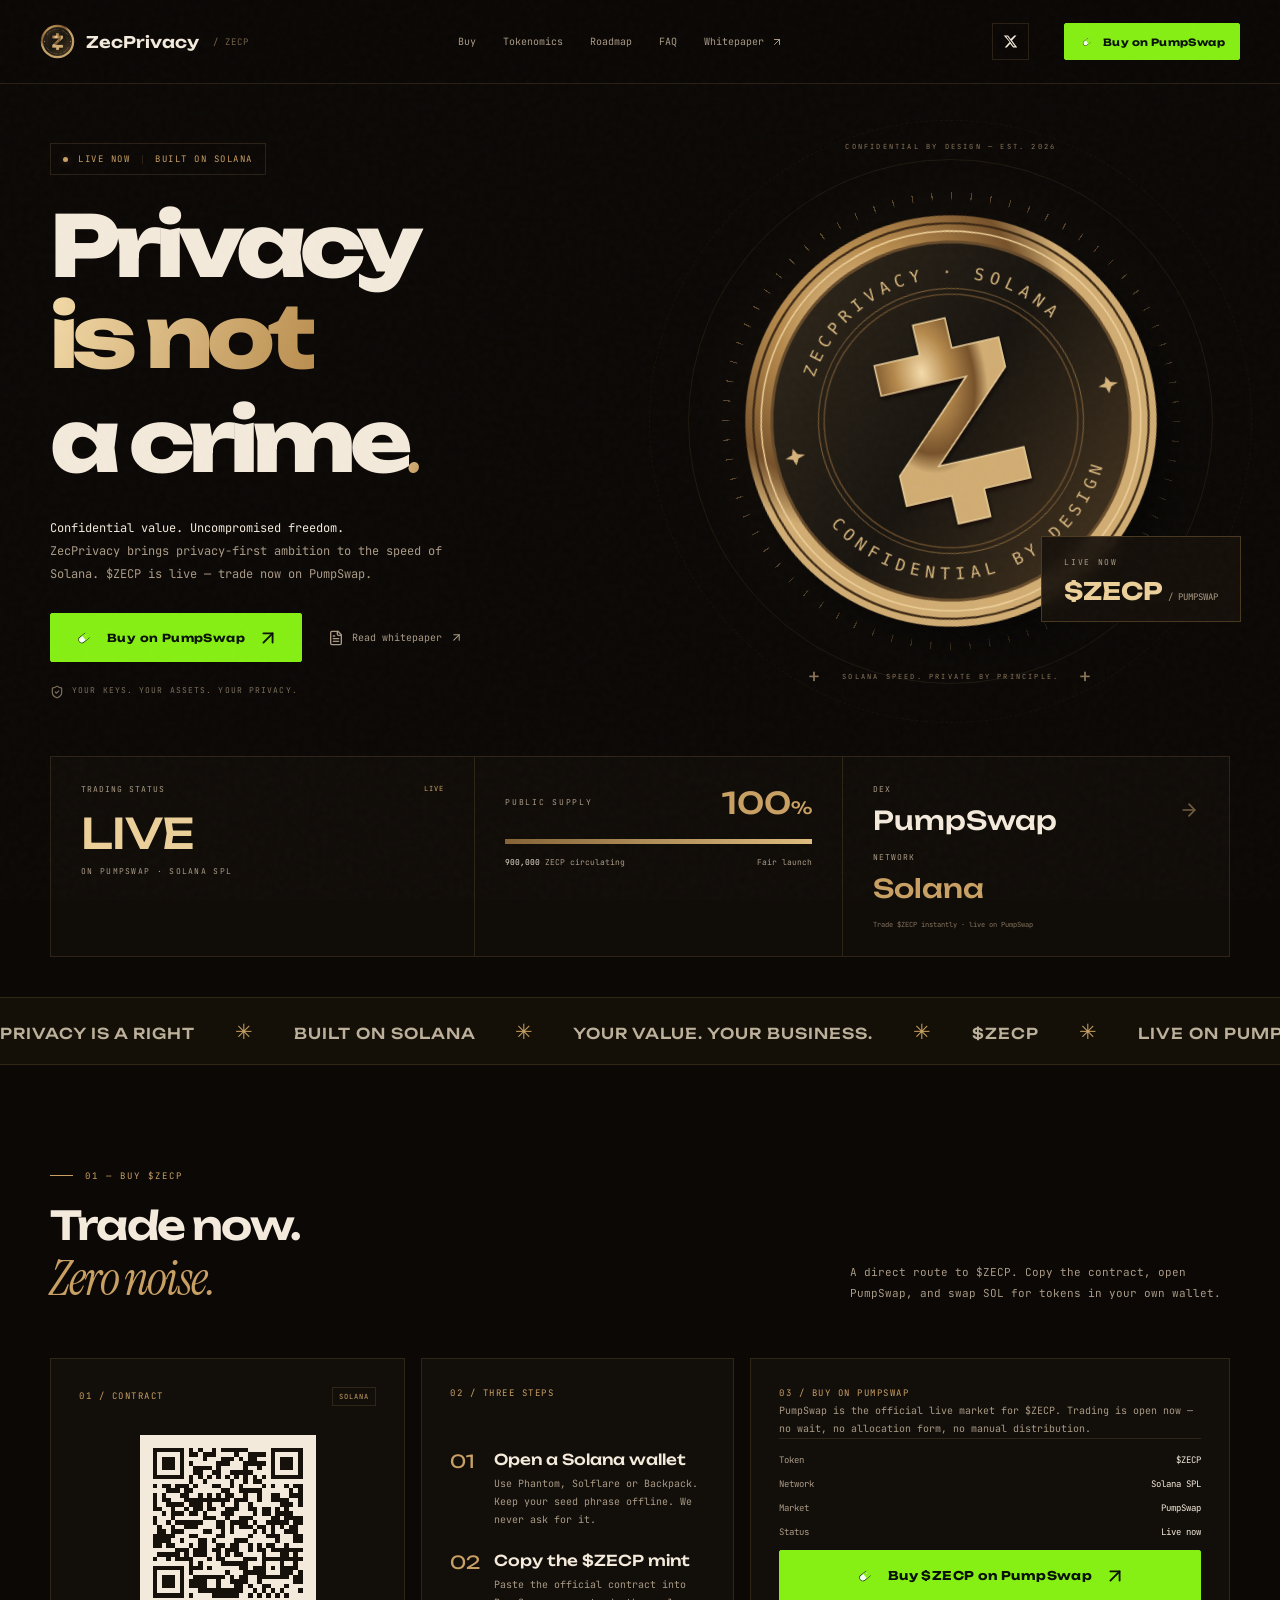
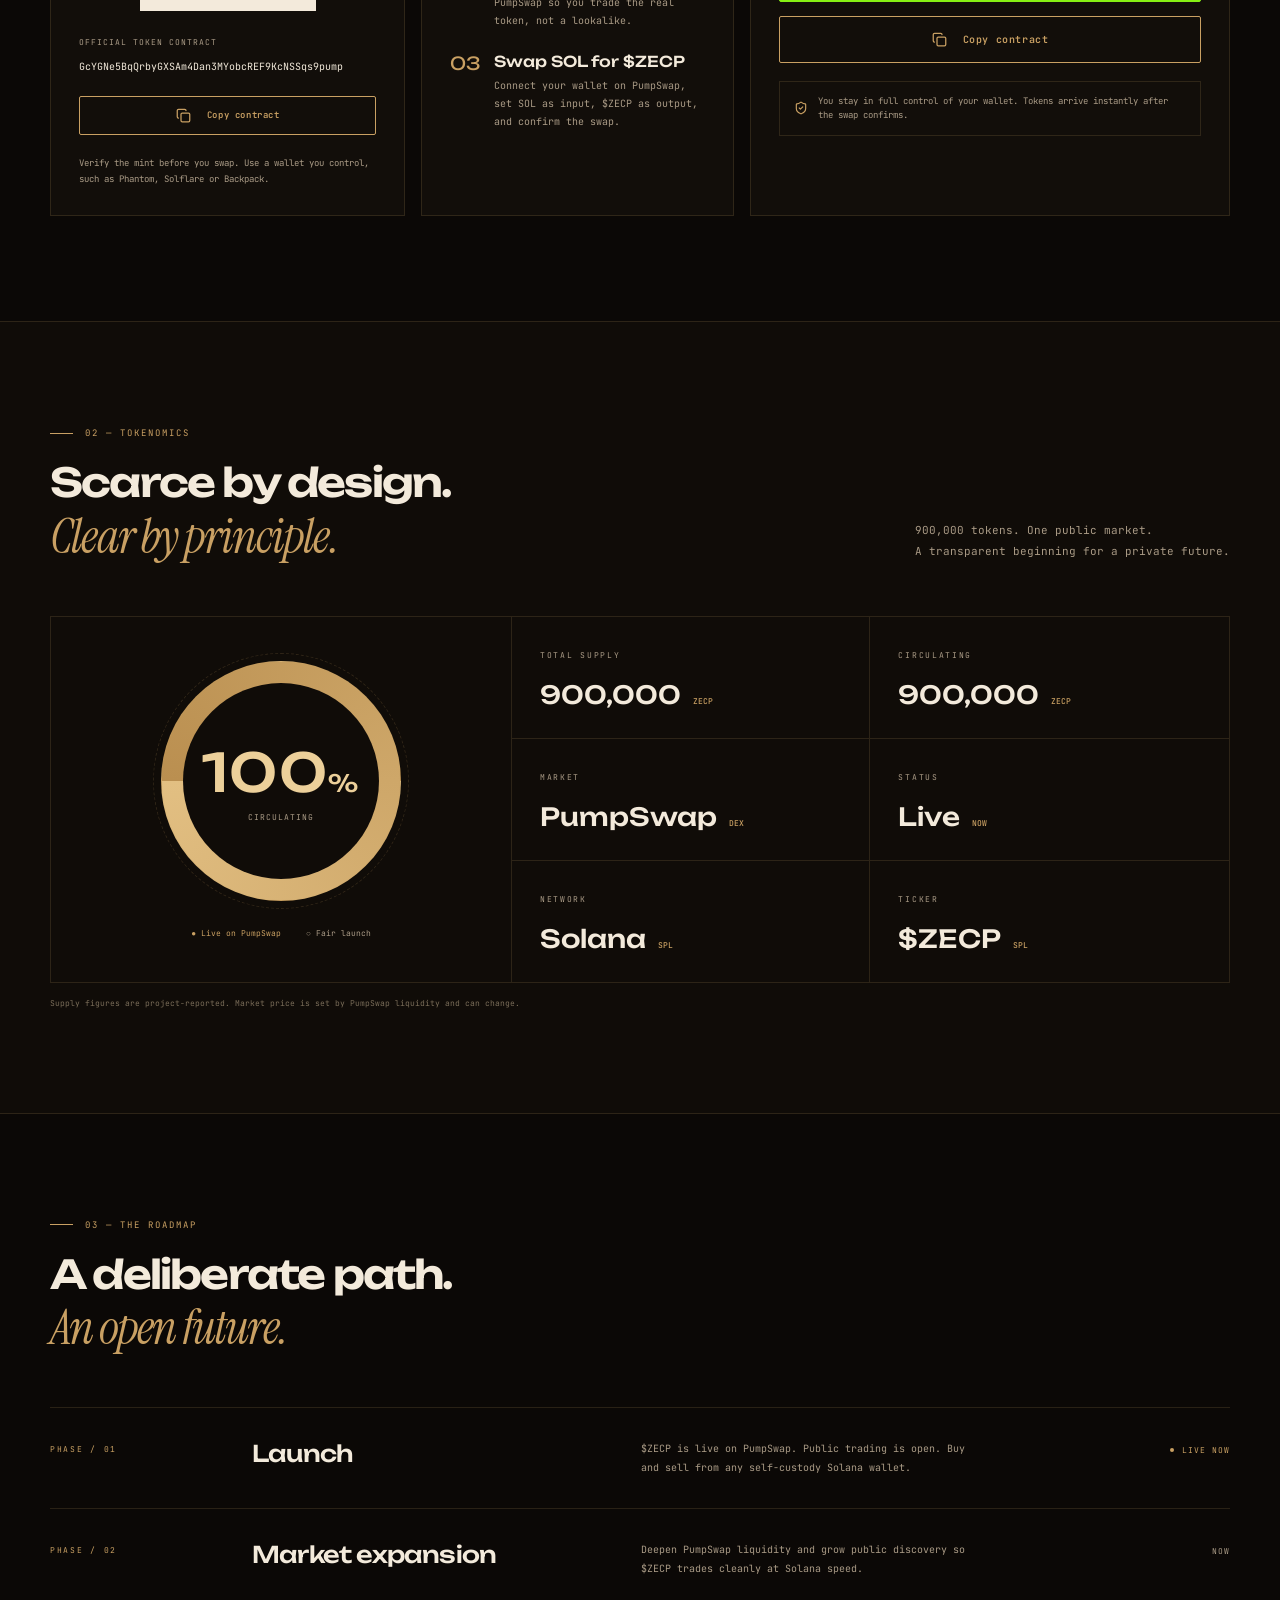
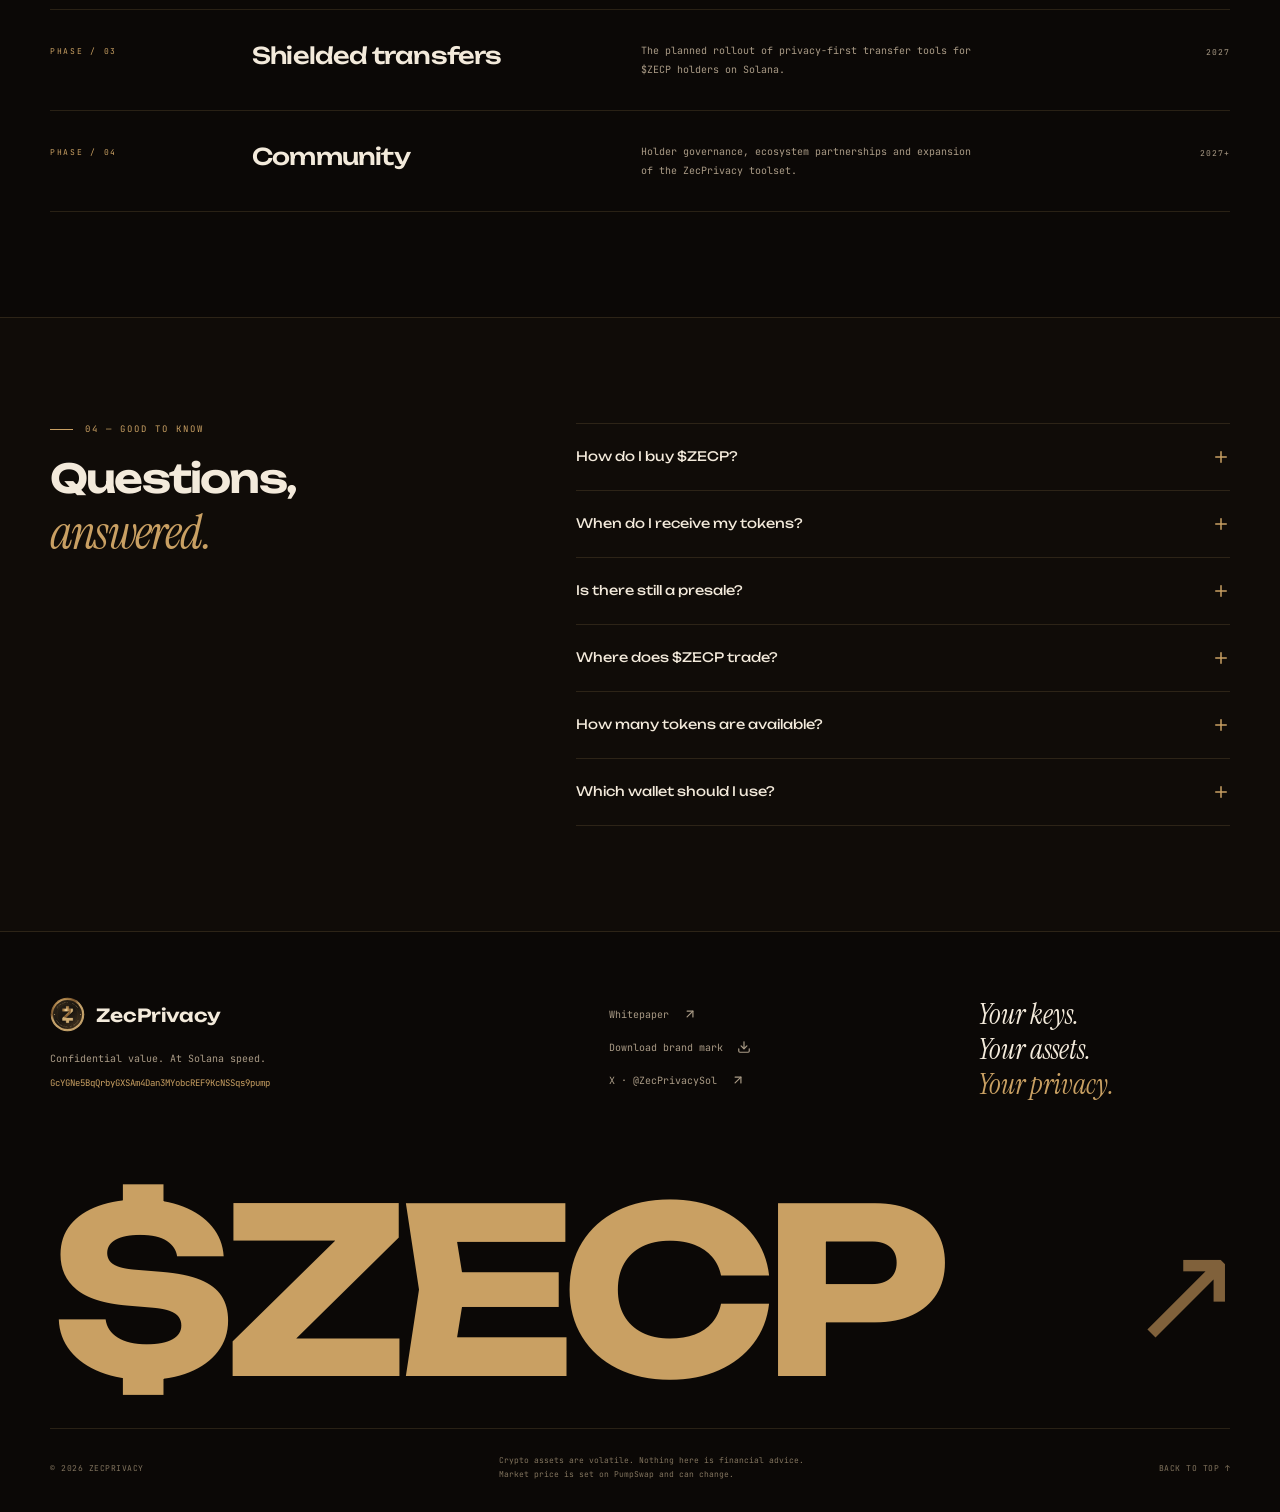
<file: index.html>
<!doctype html>
<html lang="en">
<head>
  <meta charset="UTF-8"/>
  <meta name="viewport" content="width=device-width, initial-scale=1.0"/>
  <meta name="theme-color" content="#0b0806"/>
  <meta name="description" content="ZecPrivacy ($ZECP) is live on Solana. Buy on PumpSwap."/>
  <meta property="og:title" content="ZecPrivacy ($ZECP) | Live"/>
  <meta property="og:description" content="Confidential value. Uncompromised freedom. $ZECP is live on PumpSwap."/>
  <meta property="og:image" content="brand/og.jpg"/>
  <link rel="icon" href="brand/coin.svg"/>
  <link rel="stylesheet" href="fonts/fonts.css"/>
  <link rel="stylesheet" href="assets/index-DjWLhV3n.css"/>
  <link rel="stylesheet" href="assets/live.css"/>
  <title>ZecPrivacy ($ZECP) | Live</title>
</head>
<body>
<div id="top">
  <header class="nav">
    <div class="nav-inner">
      <a class="brand" href="index.html">
        <img alt="" src="brand/coin.svg">ZecPrivacy<span class="brand-ticker">/ ZECP</span>
      </a>
      <nav class="links">
        <a href="#buy">Buy</a>
        <a href="#tokenomics">Tokenomics</a>
        <a href="#roadmap">Roadmap</a>
        <a href="#faq">FAQ</a>
        <a href="whitepaper/index.html">Whitepaper <svg xmlns="http://www.w3.org/2000/svg" width="12" height="12" viewBox="0 0 24 24" fill="none" stroke="currentColor" stroke-width="2" stroke-linecap="round" stroke-linejoin="round"><path d="M7 7h10v10"></path><path d="M7 17 17 7"></path></svg></a>
      </nav>
      <a class="nav-x" href="https://x.com/ZecPrivacySol" target="_blank" rel="noopener noreferrer" aria-label="ZecPrivacy on X">
        <svg xmlns="http://www.w3.org/2000/svg" width="15" height="15" viewBox="0 0 24 24" fill="currentColor" aria-hidden="true"><path d="M18.244 2.25h3.308l-7.227 8.26 8.502 11.24H16.17l-4.714-6.231-5.401 6.231H2.744l7.727-8.835L1.254 2.25H8.08l4.253 5.622L18.244 2.25zm-1.161 17.52h1.833L7.084 4.126H5.117z"/></svg>
      </a>
      <a class="pumpswap-btn nav-buy" data-pumpswap href="https://swap.pump.fun/" target="_blank" rel="noopener noreferrer">
        <img src="brand/pumpswap.svg" alt=""> <span class="full">Buy on PumpSwap</span>
      </a>
      <button class="menu icon-button" aria-label="Toggle navigation" aria-expanded="false">
        <svg xmlns="http://www.w3.org/2000/svg" width="24" height="24" viewBox="0 0 24 24" fill="none" stroke="currentColor" stroke-width="2" stroke-linecap="round" stroke-linejoin="round"><line x1="4" x2="20" y1="12" y2="12"></line><line x1="4" x2="20" y1="6" y2="6"></line><line x1="4" x2="20" y1="18" y2="18"></line></svg>
      </button>
    </div>
  </header>

  <main>
    <section class="hero wrap">
      <div class="hero-main">
        <div class="hero-copy">
          <div class="live live-pulse"><span></span> LIVE NOW <i></i> BUILT ON SOLANA</div>
          <h1>Privacy<br><span class="gold">is not</span><br>a crime<span class="serif gold">.</span></h1>
          <p>Confidential value. Uncompromised freedom.<br><span>ZecPrivacy brings privacy-first ambition to the speed of Solana. $ZECP is live — trade now on PumpSwap.</span></p>
          <div class="hero-actions">
            <a class="pumpswap-btn" data-pumpswap href="https://swap.pump.fun/" target="_blank" rel="noopener noreferrer">
              <img src="brand/pumpswap.svg" alt=""> Buy on PumpSwap
              <svg xmlns="http://www.w3.org/2000/svg" width="16" height="16" viewBox="0 0 24 24" fill="none" stroke="currentColor" stroke-width="2" stroke-linecap="round" stroke-linejoin="round"><path d="M7 7h10v10"></path><path d="M7 17 17 7"></path></svg>
            </a>
            <a class="text-link" href="whitepaper/index.html">
              <svg xmlns="http://www.w3.org/2000/svg" width="16" height="16" viewBox="0 0 24 24" fill="none" stroke="currentColor" stroke-width="2" stroke-linecap="round" stroke-linejoin="round"><path d="M15 2H6a2 2 0 0 0-2 2v16a2 2 0 0 0 2 2h12a2 2 0 0 0 2-2V7Z"></path><path d="M14 2v4a2 2 0 0 0 2 2h4"></path><path d="M10 9H8"></path><path d="M16 13H8"></path><path d="M16 17H8"></path></svg>
              Read whitepaper
              <svg xmlns="http://www.w3.org/2000/svg" width="13" height="13" viewBox="0 0 24 24" fill="none" stroke="currentColor" stroke-width="2" stroke-linecap="round" stroke-linejoin="round"><path d="M7 7h10v10"></path><path d="M7 17 17 7"></path></svg>
            </a>
          </div>
          <div class="hero-note">
            <svg xmlns="http://www.w3.org/2000/svg" width="14" height="14" viewBox="0 0 24 24" fill="none" stroke="currentColor" stroke-width="2" stroke-linecap="round" stroke-linejoin="round"><path d="M20 13c0 5-3.5 7.5-7.66 8.95a1 1 0 0 1-.67-.01C7.5 20.5 4 18 4 13V6a1 1 0 0 1 1-1c2 0 4.5-1.2 6.24-2.72a1.17 1.17 0 0 1 1.52 0C14.51 3.81 17 5 19 5a1 1 0 0 1 1 1z"></path><path d="m9 12 2 2 4-4"></path></svg>
            YOUR KEYS. YOUR ASSETS. YOUR PRIVACY.
          </div>
        </div>
        <div class="coin-scene">
          <div class="orbital orbit-one"></div>
          <div class="orbital orbit-two"></div>
          <span class="coin-label top">CONFIDENTIAL BY DESIGN — EST. 2026</span>
          <div class="coin-ticks"></div>
          <img class="hero-coin" alt="Bronze ZecPrivacy coin" src="brand/coin.svg">
          <span class="coin-label bottom"><span class="small-cross">+</span> SOLANA SPEED. PRIVATE BY PRINCIPLE. <span class="small-cross">+</span></span>
          <div class="coin-badge">
            <span class="micro">LIVE NOW</span>
            <strong>$ZECP <span>/ PUMPSWAP</span></strong>
          </div>
        </div>
      </div>
      <div class="hero-stats">
        <div class="listing">
          <div class="micro">TRADING STATUS <span>LIVE</span></div>
          <div class="live-status">
            <strong>LIVE</strong>
            <small>ON PUMPSWAP · SOLANA SPL</small>
          </div>
        </div>
        <div class="progress-box">
          <div class="progress-title">
            <span class="micro">PUBLIC SUPPLY</span>
            <strong>100<span>%</span></strong>
          </div>
          <div class="supply-bar"><span></span></div>
          <div class="progress-caption">
            <span><b>900,000</b> ZECP circulating</span>
            <span>Fair launch</span>
          </div>
        </div>
        <div class="price-stats">
          <div>
            <span class="micro">DEX</span>
            <strong>PumpSwap</strong>
          </div>
          <svg xmlns="http://www.w3.org/2000/svg" width="20" height="20" viewBox="0 0 24 24" fill="none" stroke="currentColor" stroke-width="2" stroke-linecap="round" stroke-linejoin="round"><path d="M5 12h14"></path><path d="m12 5 7 7-7 7"></path></svg>
          <div>
            <span class="micro">NETWORK</span>
            <strong class="gold">Solana</strong>
          </div>
          <small>Trade $ZECP instantly · live on PumpSwap</small>
        </div>
      </div>
    </section>

    <div class="marquee">
      <div>
        <span>PRIVACY IS A RIGHT <i>✳</i> BUILT ON SOLANA <i>✳</i> YOUR VALUE. YOUR BUSINESS. <i>✳</i> $ZECP <i>✳</i> LIVE ON PUMPSWAP <i>✳</i> </span>
        <span aria-hidden="true">PRIVACY IS A RIGHT <i>✳</i> BUILT ON SOLANA <i>✳</i> YOUR VALUE. YOUR BUSINESS. <i>✳</i> $ZECP <i>✳</i> LIVE ON PUMPSWAP <i>✳</i> </span>
      </div>
    </div>

    <section id="buy" class="wrap section">
      <div class="section-heading">
        <div>
          <div class="eyebrow">01 — BUY $ZECP</div>
          <h2>Trade now.<br><span class="serif gold">Zero noise.</span></h2>
        </div>
        <p>A direct route to $ZECP. Copy the contract, open PumpSwap, and swap SOL for tokens in your own wallet.</p>
      </div>
      <div class="presale-grid">
        <div class="panel address">
          <div class="step"><span>01 / CONTRACT</span><span class="network">SOLANA</span></div>
          <div class="qr" id="ca-qr"></div>
          <label class="micro">OFFICIAL TOKEN CONTRACT</label>
          <p class="wallet" data-ca></p>
          <button class="button outline" data-copy type="button">
            <svg xmlns="http://www.w3.org/2000/svg" width="15" height="15" viewBox="0 0 24 24" fill="none" stroke="currentColor" stroke-width="2" stroke-linecap="round" stroke-linejoin="round"><rect width="14" height="14" x="8" y="8" rx="2" ry="2"></rect><path d="M4 16c-1.1 0-2-.9-2-2V4c0-1.1.9-2 2-2h10c1.1 0 2 .9 2 2"></path></svg>
            <span data-copy-label>Copy contract</span>
          </button>
          <p class="fine">Verify the mint before you swap. Use a wallet you control, such as Phantom, Solflare or Backpack.</p>
        </div>
        <div class="panel howto">
          <div class="step">02 / THREE STEPS</div>
          <div class="howto-item">
            <span class="howto-num">01</span>
            <div>
              <h3>Open a Solana wallet</h3>
              <p>Use Phantom, Solflare or Backpack. Keep your seed phrase offline. We never ask for it.</p>
            </div>
          </div>
          <div class="howto-item">
            <span class="howto-num">02</span>
            <div>
              <h3>Copy the $ZECP mint</h3>
              <p>Paste the official contract into PumpSwap so you trade the real token, not a lookalike.</p>
            </div>
          </div>
          <div class="howto-item">
            <span class="howto-num">03</span>
            <div>
              <h3>Swap SOL for $ZECP</h3>
              <p>Connect your wallet on PumpSwap, set SOL as input, $ZECP as output, and confirm the swap.</p>
            </div>
          </div>
        </div>
        <div class="panel confirm">
          <div class="step">03 / BUY ON PUMPSWAP</div>
          <p class="fine">PumpSwap is the official live market for $ZECP. Trading is open now — no wait, no allocation form, no manual distribution.</p>
          <div class="calc-details">
            <div><span>Token</span><b>$ZECP</b></div>
            <div><span>Network</span><b>Solana SPL</b></div>
            <div><span>Market</span><b>PumpSwap</b></div>
            <div><span>Status</span><b>Live now</b></div>
          </div>
          <div class="buy-actions">
            <a class="pumpswap-btn wide" data-pumpswap href="https://swap.pump.fun/" target="_blank" rel="noopener noreferrer">
              <img src="brand/pumpswap.svg" alt=""> Buy $ZECP on PumpSwap
              <svg xmlns="http://www.w3.org/2000/svg" width="17" height="17" viewBox="0 0 24 24" fill="none" stroke="currentColor" stroke-width="2" stroke-linecap="round" stroke-linejoin="round"><path d="M7 7h10v10"></path><path d="M7 17 17 7"></path></svg>
            </a>
            <button class="button outline" data-copy type="button">
              <svg xmlns="http://www.w3.org/2000/svg" width="15" height="15" viewBox="0 0 24 24" fill="none" stroke="currentColor" stroke-width="2" stroke-linecap="round" stroke-linejoin="round"><rect width="14" height="14" x="8" y="8" rx="2" ry="2"></rect><path d="M4 16c-1.1 0-2-.9-2-2V4c0-1.1.9-2 2-2h10c1.1 0 2 .9 2 2"></path></svg>
              <span data-copy-label>Copy contract</span>
            </button>
          </div>
          <div class="swap-note">
            <svg xmlns="http://www.w3.org/2000/svg" width="14" height="14" viewBox="0 0 24 24" fill="none" stroke="currentColor" stroke-width="2" stroke-linecap="round" stroke-linejoin="round"><path d="M20 13c0 5-3.5 7.5-7.66 8.95a1 1 0 0 1-.67-.01C7.5 20.5 4 18 4 13V6a1 1 0 0 1 1-1c2 0 4.5-1.2 6.24-2.72a1.17 1.17 0 0 1 1.52 0C14.51 3.81 17 5 19 5a1 1 0 0 1 1 1z"></path><path d="m9 12 2 2 4-4"></path></svg>
            You stay in full control of your wallet. Tokens arrive instantly after the swap confirms.
          </div>
        </div>
      </div>
    </section>

    <section id="tokenomics" class="token-section">
      <div class="wrap section">
        <div class="section-heading">
          <div>
            <div class="eyebrow">02 — TOKENOMICS</div>
            <h2>Scarce by design.<br><span class="serif gold">Clear by principle.</span></h2>
          </div>
          <p><span>900,000 tokens. One public market.<br>A transparent beginning for a private future.</span></p>
        </div>
        <div class="token-grid">
          <div class="donut-panel">
            <div class="donut live">
              <div>
                <strong>100<span>%</span></strong>
                <small>CIRCULATING</small>
              </div>
            </div>
            <div class="donut-legend">
              <span>● Live on PumpSwap</span>
              <span>○ Fair launch</span>
            </div>
          </div>
          <div class="token-stats">
            <div><span class="micro">Total supply</span><strong>900,000<small>ZECP</small></strong></div>
            <div><span class="micro">Circulating</span><strong>900,000<small>ZECP</small></strong></div>
            <div><span class="micro">Market</span><strong>PumpSwap<small>DEX</small></strong></div>
            <div><span class="micro">Status</span><strong>Live<small>NOW</small></strong></div>
            <div><span class="micro">Network</span><strong>Solana<small>SPL</small></strong></div>
            <div><span class="micro">Ticker</span><strong>$ZECP<small>SPL</small></strong></div>
          </div>
        </div>
        <p class="data-note">Supply figures are project-reported. Market price is set by PumpSwap liquidity and can change.</p>
      </div>
    </section>

    <section id="roadmap" class="wrap section">
      <div class="section-heading">
        <div>
          <div class="eyebrow">03 — THE ROADMAP</div>
          <h2>A deliberate path.<br><span class="serif gold">An open future.</span></h2>
        </div>
      </div>
      <div class="phase">
        <span class="micro">PHASE / 01</span>
        <h3>Launch</h3>
        <p>$ZECP is live on PumpSwap. Public trading is open. Buy and sell from any self-custody Solana wallet.</p>
        <span class="phase-date active"><i></i>LIVE NOW</span>
      </div>
      <div class="phase">
        <span class="micro">PHASE / 02</span>
        <h3>Market expansion</h3>
        <p>Deepen PumpSwap liquidity and grow public discovery so $ZECP trades cleanly at Solana speed.</p>
        <span class="phase-date">NOW</span>
      </div>
      <div class="phase">
        <span class="micro">PHASE / 03</span>
        <h3>Shielded transfers</h3>
        <p>The planned rollout of privacy-first transfer tools for $ZECP holders on Solana.</p>
        <span class="phase-date">2027</span>
      </div>
      <div class="phase">
        <span class="micro">PHASE / 04</span>
        <h3>Community</h3>
        <p>Holder governance, ecosystem partnerships and expansion of the ZecPrivacy toolset.</p>
        <span class="phase-date">2027+</span>
      </div>
    </section>

    <section id="faq" class="faq-section">
      <div class="wrap section faq-grid">
        <div class="section-heading">
          <div>
            <div class="eyebrow">04 — GOOD TO KNOW</div>
            <h2>Questions,<br><span class="serif gold">answered.</span></h2>
          </div>
        </div>
        <div>
          <details>
            <summary>How do I buy $ZECP?<svg xmlns="http://www.w3.org/2000/svg" width="18" height="18" viewBox="0 0 24 24" fill="none" stroke="currentColor" stroke-width="2" stroke-linecap="round" stroke-linejoin="round"><path d="M5 12h14"></path><path d="M12 5v14"></path></svg></summary>
            <p>Open PumpSwap, connect a Solana wallet you control, and swap SOL for $ZECP using the official contract on this site.</p>
          </details>
          <details>
            <summary>When do I receive my tokens?<svg xmlns="http://www.w3.org/2000/svg" width="18" height="18" viewBox="0 0 24 24" fill="none" stroke="currentColor" stroke-width="2" stroke-linecap="round" stroke-linejoin="round"><path d="M5 12h14"></path><path d="M12 5v14"></path></svg></summary>
            <p>Immediately. PumpSwap sends $ZECP to your wallet as soon as the swap confirms on Solana. There is no waiting list and no manual distribution.</p>
          </details>
          <details>
            <summary>Is there still a presale?<svg xmlns="http://www.w3.org/2000/svg" width="18" height="18" viewBox="0 0 24 24" fill="none" stroke="currentColor" stroke-width="2" stroke-linecap="round" stroke-linejoin="round"><path d="M5 12h14"></path><path d="M12 5v14"></path></svg></summary>
            <p>No. $ZECP is live. Do not send SOL to any wallet for an allocation. The only official way to buy is PumpSwap.</p>
          </details>
          <details>
            <summary>Where does $ZECP trade?<svg xmlns="http://www.w3.org/2000/svg" width="18" height="18" viewBox="0 0 24 24" fill="none" stroke="currentColor" stroke-width="2" stroke-linecap="round" stroke-linejoin="round"><path d="M5 12h14"></path><path d="M12 5v14"></path></svg></summary>
            <p>$ZECP is live on PumpSwap on Solana. Price is set by the open market, not by a listing target.</p>
          </details>
          <details>
            <summary>How many tokens are available?<svg xmlns="http://www.w3.org/2000/svg" width="18" height="18" viewBox="0 0 24 24" fill="none" stroke="currentColor" stroke-width="2" stroke-linecap="round" stroke-linejoin="round"><path d="M5 12h14"></path><path d="M12 5v14"></path></svg></summary>
            <p>The published supply is 900,000 ZECP, fully circulating and available to trade on PumpSwap.</p>
          </details>
          <details>
            <summary>Which wallet should I use?<svg xmlns="http://www.w3.org/2000/svg" width="18" height="18" viewBox="0 0 24 24" fill="none" stroke="currentColor" stroke-width="2" stroke-linecap="round" stroke-linejoin="round"><path d="M5 12h14"></path><path d="M12 5v14"></path></svg></summary>
            <p>Use a self-custody Solana wallet such as Phantom, Solflare or Backpack. Never share your seed phrase or private key.</p>
          </details>
        </div>
      </div>
    </section>
  </main>

  <footer class="wrap">
    <div class="footer-top">
      <div>
        <a class="brand" href="index.html"><img alt="" src="brand/coin.svg">ZecPrivacy</a>
        <p>Confidential value. At Solana speed.</p>
        <p class="wallet" data-ca></p>
      </div>
      <div>
        <a href="whitepaper/index.html">Whitepaper <svg xmlns="http://www.w3.org/2000/svg" width="14" height="14" viewBox="0 0 24 24" fill="none" stroke="currentColor" stroke-width="2" stroke-linecap="round" stroke-linejoin="round"><path d="M7 7h10v10"></path><path d="M7 17 17 7"></path></svg></a>
        <a href="brand/coin.svg" download="zecprivacy-logo.svg">Download brand mark <svg xmlns="http://www.w3.org/2000/svg" width="14" height="14" viewBox="0 0 24 24" fill="none" stroke="currentColor" stroke-width="2" stroke-linecap="round" stroke-linejoin="round"><path d="M21 15v4a2 2 0 0 1-2 2H5a2 2 0 0 1-2-2v-4"></path><polyline points="7 10 12 15 17 10"></polyline><line x1="12" x2="12" y1="15" y2="3"></line></svg></a>
        <a href="https://x.com/ZecPrivacySol" target="_blank" rel="noopener noreferrer">X · @ZecPrivacySol <svg xmlns="http://www.w3.org/2000/svg" width="14" height="14" viewBox="0 0 24 24" fill="none" stroke="currentColor" stroke-width="2" stroke-linecap="round" stroke-linejoin="round"><path d="M7 7h10v10"></path><path d="M7 17 17 7"></path></svg></a>
      </div>
      <div class="footer-principle">Your keys.<br>Your assets.<br><span class="gold">Your privacy.</span></div>
    </div>
    <div class="footer-word">$ZECP<span>↗</span></div>
    <div class="footer-bottom">
      <span>© 2026 ZECPRIVACY</span>
      <p>Crypto assets are volatile. Nothing here is financial advice.<br>Market price is set on PumpSwap and can change.</p>
      <a href="#top">BACK TO TOP ↑</a>
    </div>
  </footer>

</div>
<script src="assets/config.js"></script>
<script src="assets/qrcode.min.js"></script>
<script src="assets/app.js"></script>
</body>
</html>
</file>
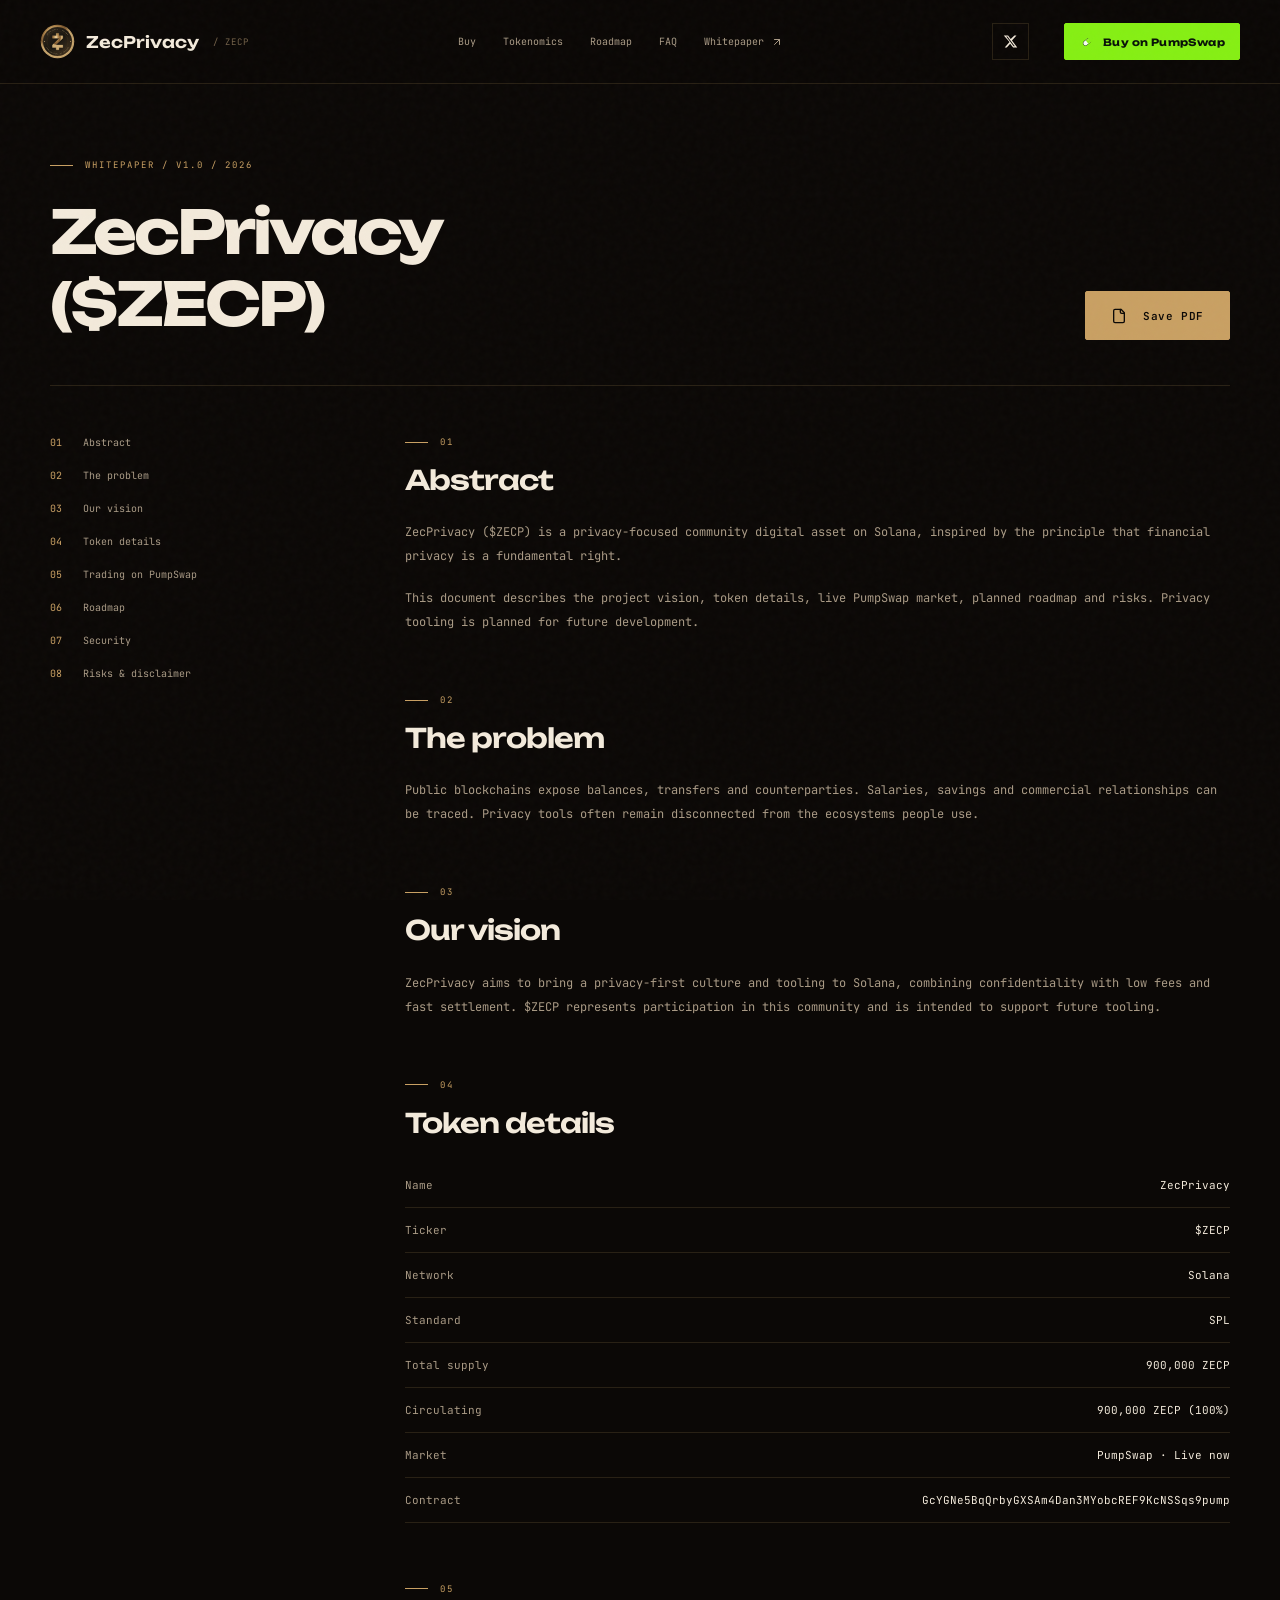
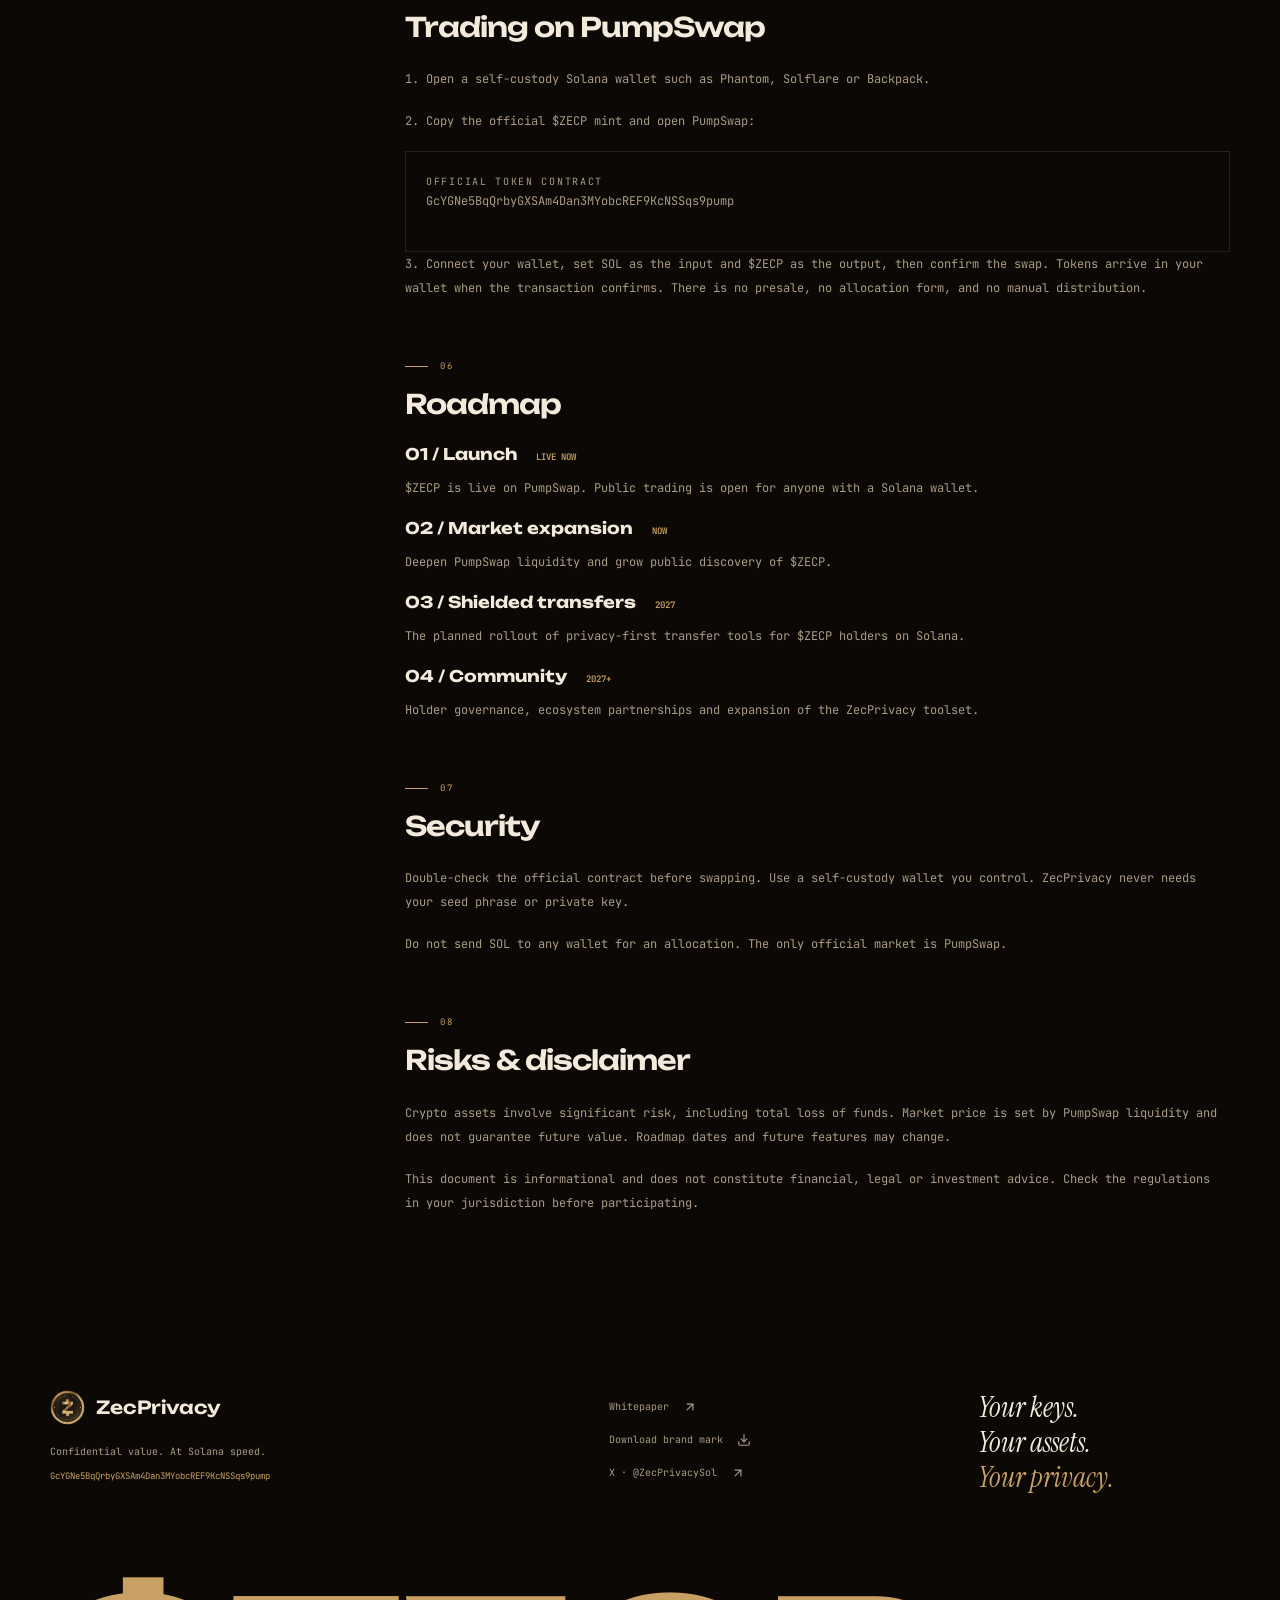
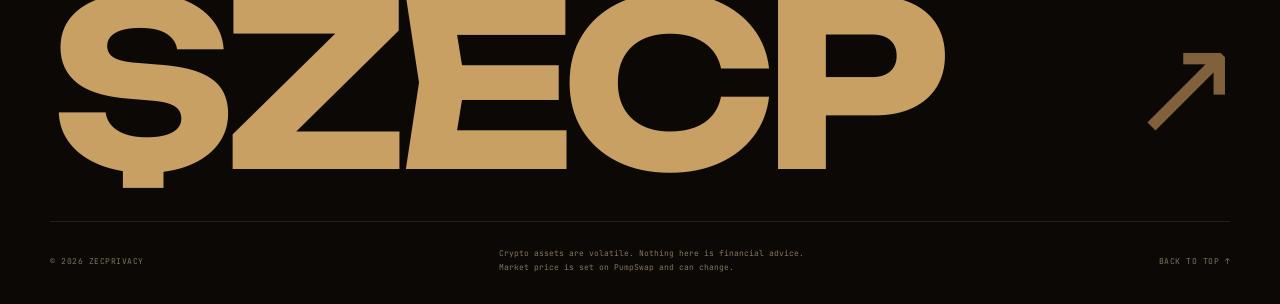
<file: whitepaper/index.html>
<!doctype html>
<html lang="en">
<head>
  <meta charset="UTF-8"/>
  <meta name="viewport" content="width=device-width, initial-scale=1.0"/>
  <meta name="theme-color" content="#0b0806"/>
  <meta name="description" content="ZecPrivacy ($ZECP) whitepaper — privacy-first digital asset on Solana, live on PumpSwap."/>
  <link rel="icon" href="../brand/coin.svg"/>
  <link rel="stylesheet" href="../fonts/fonts.css"/>
  <link rel="stylesheet" href="../assets/index-DjWLhV3n.css"/>
  <link rel="stylesheet" href="../assets/live.css"/>
  <title>Whitepaper | ZecPrivacy</title>
</head>
<body>
<div id="top">
  <header class="nav">
    <div class="nav-inner">
      <a class="brand" href="../index.html">
        <img alt="" src="../brand/coin.svg">ZecPrivacy<span class="brand-ticker">/ ZECP</span>
      </a>
      <nav class="links">
        <a href="../index.html#buy">Buy</a>
        <a href="../index.html#tokenomics">Tokenomics</a>
        <a href="../index.html#roadmap">Roadmap</a>
        <a href="../index.html#faq">FAQ</a>
        <a href="index.html">Whitepaper <svg xmlns="http://www.w3.org/2000/svg" width="12" height="12" viewBox="0 0 24 24" fill="none" stroke="currentColor" stroke-width="2" stroke-linecap="round" stroke-linejoin="round"><path d="M7 7h10v10"></path><path d="M7 17 17 7"></path></svg></a>
      </nav>
      <a class="nav-x" href="https://x.com/ZecPrivacySol" target="_blank" rel="noopener noreferrer" aria-label="ZecPrivacy on X">
        <svg xmlns="http://www.w3.org/2000/svg" width="15" height="15" viewBox="0 0 24 24" fill="currentColor" aria-hidden="true"><path d="M18.244 2.25h3.308l-7.227 8.26 8.502 11.24H16.17l-4.714-6.231-5.401 6.231H2.744l7.727-8.835L1.254 2.25H8.08l4.253 5.622L18.244 2.25zm-1.161 17.52h1.833L7.084 4.126H5.117z"/></svg>
      </a>
      <a class="pumpswap-btn nav-buy" data-pumpswap href="https://swap.pump.fun/" target="_blank" rel="noopener noreferrer">
        <img src="../brand/pumpswap.svg" alt=""> <span class="full">Buy on PumpSwap</span>
      </a>
      <button class="menu icon-button" aria-label="Toggle navigation" aria-expanded="false">
        <svg xmlns="http://www.w3.org/2000/svg" width="24" height="24" viewBox="0 0 24 24" fill="none" stroke="currentColor" stroke-width="2" stroke-linecap="round" stroke-linejoin="round"><line x1="4" x2="20" y1="12" y2="12"></line><line x1="4" x2="20" y1="6" y2="6"></line><line x1="4" x2="20" y1="18" y2="18"></line></svg>
      </button>
    </div>
  </header>

  <main class="whitepaper wrap">
    <div class="wp-header">
      <div class="eyebrow">WHITEPAPER / V1.0 / 2026</div>
      <h1>ZecPrivacy<br>($ZECP)</h1>
      <button class="button" id="save-pdf" type="button">
        <svg xmlns="http://www.w3.org/2000/svg" width="16" height="16" viewBox="0 0 24 24" fill="none" stroke="currentColor" stroke-width="2" stroke-linecap="round" stroke-linejoin="round"><path d="M15 2H6a2 2 0 0 0-2 2v16a2 2 0 0 0 2 2h12a2 2 0 0 0 2-2V7Z"></path><path d="M14 2v4a2 2 0 0 0 2 2h4"></path></svg>
        Save PDF
      </button>
    </div>
    <div class="wp-layout">
      <aside>
        <a href="#abstract"><span>01</span> Abstract</a>
        <a href="#problem"><span>02</span> The problem</a>
        <a href="#vision"><span>03</span> Our vision</a>
        <a href="#token"><span>04</span> Token details</a>
        <a href="#trading"><span>05</span> Trading on PumpSwap</a>
        <a href="#roadmap"><span>06</span> Roadmap</a>
        <a href="#security"><span>07</span> Security</a>
        <a href="#risks"><span>08</span> Risks &amp; disclaimer</a>
      </aside>
      <article>
        <section id="abstract">
          <div class="eyebrow">01</div>
          <h2>Abstract</h2>
          <p>ZecPrivacy ($ZECP) is a privacy-focused community digital asset on Solana, inspired by the principle that financial privacy is a fundamental right.</p>
          <p>This document describes the project vision, token details, live PumpSwap market, planned roadmap and risks. Privacy tooling is planned for future development.</p>
        </section>
        <section id="problem">
          <div class="eyebrow">02</div>
          <h2>The problem</h2>
          <p>Public blockchains expose balances, transfers and counterparties. Salaries, savings and commercial relationships can be traced. Privacy tools often remain disconnected from the ecosystems people use.</p>
        </section>
        <section id="vision">
          <div class="eyebrow">03</div>
          <h2>Our vision</h2>
          <p>ZecPrivacy aims to bring a privacy-first culture and tooling to Solana, combining confidentiality with low fees and fast settlement. $ZECP represents participation in this community and is intended to support future tooling.</p>
        </section>
        <section id="token">
          <div class="eyebrow">04</div>
          <h2>Token details</h2>
          <div class="wp-row"><span>Name</span><b>ZecPrivacy</b></div>
          <div class="wp-row"><span>Ticker</span><b>$ZECP</b></div>
          <div class="wp-row"><span>Network</span><b>Solana</b></div>
          <div class="wp-row"><span>Standard</span><b>SPL</b></div>
          <div class="wp-row"><span>Total supply</span><b>900,000 ZECP</b></div>
          <div class="wp-row"><span>Circulating</span><b>900,000 ZECP (100%)</b></div>
          <div class="wp-row"><span>Market</span><b>PumpSwap · Live now</b></div>
          <div class="wp-row"><span>Contract</span><b data-ca></b></div>
        </section>
        <section id="trading">
          <div class="eyebrow">05</div>
          <h2>Trading on PumpSwap</h2>
          <p>1. Open a self-custody Solana wallet such as Phantom, Solflare or Backpack.</p>
          <p>2. Copy the official $ZECP mint and open PumpSwap:</p>
          <div class="wp-address">
            <span class="micro">OFFICIAL TOKEN CONTRACT</span>
            <p class="wallet" data-ca></p>
          </div>
          <p>3. Connect your wallet, set SOL as the input and $ZECP as the output, then confirm the swap. Tokens arrive in your wallet when the transaction confirms. There is no presale, no allocation form, and no manual distribution.</p>
        </section>
        <section id="roadmap">
          <div class="eyebrow">06</div>
          <h2>Roadmap</h2>
          <h3>01 / Launch <small>LIVE NOW</small></h3>
          <p>$ZECP is live on PumpSwap. Public trading is open for anyone with a Solana wallet.</p>
          <h3>02 / Market expansion <small>NOW</small></h3>
          <p>Deepen PumpSwap liquidity and grow public discovery of $ZECP.</p>
          <h3>03 / Shielded transfers <small>2027</small></h3>
          <p>The planned rollout of privacy-first transfer tools for $ZECP holders on Solana.</p>
          <h3>04 / Community <small>2027+</small></h3>
          <p>Holder governance, ecosystem partnerships and expansion of the ZecPrivacy toolset.</p>
        </section>
        <section id="security">
          <div class="eyebrow">07</div>
          <h2>Security</h2>
          <p>Double-check the official contract before swapping. Use a self-custody wallet you control. ZecPrivacy never needs your seed phrase or private key.</p>
          <p>Do not send SOL to any wallet for an allocation. The only official market is PumpSwap.</p>
        </section>
        <section id="risks">
          <div class="eyebrow">08</div>
          <h2>Risks &amp; disclaimer</h2>
          <p>Crypto assets involve significant risk, including total loss of funds. Market price is set by PumpSwap liquidity and does not guarantee future value. Roadmap dates and future features may change.</p>
          <p>This document is informational and does not constitute financial, legal or investment advice. Check the regulations in your jurisdiction before participating.</p>
        </section>
      </article>
    </div>
  </main>

  <footer class="wrap">
    <div class="footer-top">
      <div>
        <a class="brand" href="../index.html"><img alt="" src="../brand/coin.svg">ZecPrivacy</a>
        <p>Confidential value. At Solana speed.</p>
        <p class="wallet" data-ca></p>
      </div>
      <div>
        <a href="index.html">Whitepaper <svg xmlns="http://www.w3.org/2000/svg" width="14" height="14" viewBox="0 0 24 24" fill="none" stroke="currentColor" stroke-width="2" stroke-linecap="round" stroke-linejoin="round"><path d="M7 7h10v10"></path><path d="M7 17 17 7"></path></svg></a>
        <a href="../brand/coin.svg" download="zecprivacy-logo.svg">Download brand mark <svg xmlns="http://www.w3.org/2000/svg" width="14" height="14" viewBox="0 0 24 24" fill="none" stroke="currentColor" stroke-width="2" stroke-linecap="round" stroke-linejoin="round"><path d="M21 15v4a2 2 0 0 1-2 2H5a2 2 0 0 1-2-2v-4"></path><polyline points="7 10 12 15 17 10"></polyline><line x1="12" x2="12" y1="15" y2="3"></line></svg></a>
        <a href="https://x.com/ZecPrivacySol" target="_blank" rel="noopener noreferrer">X · @ZecPrivacySol <svg xmlns="http://www.w3.org/2000/svg" width="14" height="14" viewBox="0 0 24 24" fill="none" stroke="currentColor" stroke-width="2" stroke-linecap="round" stroke-linejoin="round"><path d="M7 7h10v10"></path><path d="M7 17 17 7"></path></svg></a>
      </div>
      <div class="footer-principle">Your keys.<br>Your assets.<br><span class="gold">Your privacy.</span></div>
    </div>
    <div class="footer-word">$ZECP<span>↗</span></div>
    <div class="footer-bottom">
      <span>© 2026 ZECPRIVACY</span>
      <p>Crypto assets are volatile. Nothing here is financial advice.<br>Market price is set on PumpSwap and can change.</p>
      <a href="#top">BACK TO TOP ↑</a>
    </div>
  </footer>

</div>
<script src="../assets/config.js"></script>
<script src="../assets/qrcode.min.js"></script>
<script src="../assets/app.js"></script>
</body>
</html>
</file>
<file: fonts/fonts.css>
/* latin-ext */
@font-face {
  font-family: 'Instrument Serif';
  font-style: italic;
  font-weight: 400;
  font-display: swap;
  src: url(./jizHRFtNs2ka5fXjeivQ4LroWlx-6zAjgn7MsNo.woff2) format('woff2');
  unicode-range: U+0100-02BA, U+02BD-02C5, U+02C7-02CC, U+02CE-02D7, U+02DD-02FF, U+0304, U+0308, U+0329, U+1D00-1DBF, U+1E00-1E9F, U+1EF2-1EFF, U+2020, U+20A0-20AB, U+20AD-20C4, U+2113, U+2C60-2C7F, U+A720-A7FF;
}
/* latin */
@font-face {
  font-family: 'Instrument Serif';
  font-style: italic;
  font-weight: 400;
  font-display: swap;
  src: url(./jizHRFtNs2ka5fXjeivQ4LroWlx-6zAjjH7M.woff2) format('woff2');
  unicode-range: U+0000-00FF, U+0131, U+0152-0153, U+02BB-02BC, U+02C6, U+02DA, U+02DC, U+0304, U+0308, U+0329, U+2000-206F, U+20AC, U+2122, U+2191, U+2193, U+2212, U+2215, U+FEFF, U+FFFD;
}
/* latin-ext */
@font-face {
  font-family: 'Instrument Serif';
  font-style: normal;
  font-weight: 400;
  font-display: swap;
  src: url(./jizBRFtNs2ka5fXjeivQ4LroWlx-6zsTjmbI.woff2) format('woff2');
  unicode-range: U+0100-02BA, U+02BD-02C5, U+02C7-02CC, U+02CE-02D7, U+02DD-02FF, U+0304, U+0308, U+0329, U+1D00-1DBF, U+1E00-1E9F, U+1EF2-1EFF, U+2020, U+20A0-20AB, U+20AD-20C4, U+2113, U+2C60-2C7F, U+A720-A7FF;
}
/* latin */
@font-face {
  font-family: 'Instrument Serif';
  font-style: normal;
  font-weight: 400;
  font-display: swap;
  src: url(./jizBRFtNs2ka5fXjeivQ4LroWlx-6zUTjg.woff2) format('woff2');
  unicode-range: U+0000-00FF, U+0131, U+0152-0153, U+02BB-02BC, U+02C6, U+02DA, U+02DC, U+0304, U+0308, U+0329, U+2000-206F, U+20AC, U+2122, U+2191, U+2193, U+2212, U+2215, U+FEFF, U+FFFD;
}
/* cyrillic-ext */
@font-face {
  font-family: 'JetBrains Mono';
  font-style: normal;
  font-weight: 400;
  font-display: swap;
  src: url(./tDbv2o-flEEny0FZhsfKu5WU4zr3E_BX0PnT8RD8yKwBNntkaToggR7BYRbKPx3cwhsk.woff2) format('woff2');
  unicode-range: U+0460-052F, U+1C80-1C8A, U+20B4, U+2DE0-2DFF, U+A640-A69F, U+FE2E-FE2F;
}
/* cyrillic */
@font-face {
  font-family: 'JetBrains Mono';
  font-style: normal;
  font-weight: 400;
  font-display: swap;
  src: url(./tDbv2o-flEEny0FZhsfKu5WU4zr3E_BX0PnT8RD8yKwBNntkaToggR7BYRbKPxTcwhsk.woff2) format('woff2');
  unicode-range: U+0301, U+0400-045F, U+0490-0491, U+04B0-04B1, U+2116;
}
/* greek */
@font-face {
  font-family: 'JetBrains Mono';
  font-style: normal;
  font-weight: 400;
  font-display: swap;
  src: url(./tDbv2o-flEEny0FZhsfKu5WU4zr3E_BX0PnT8RD8yKwBNntkaToggR7BYRbKPxPcwhsk.woff2) format('woff2');
  unicode-range: U+0370-0377, U+037A-037F, U+0384-038A, U+038C, U+038E-03A1, U+03A3-03FF;
}
/* vietnamese */
@font-face {
  font-family: 'JetBrains Mono';
  font-style: normal;
  font-weight: 400;
  font-display: swap;
  src: url(./tDbv2o-flEEny0FZhsfKu5WU4zr3E_BX0PnT8RD8yKwBNntkaToggR7BYRbKPx_cwhsk.woff2) format('woff2');
  unicode-range: U+0102-0103, U+0110-0111, U+0128-0129, U+0168-0169, U+01A0-01A1, U+01AF-01B0, U+0300-0301, U+0303-0304, U+0308-0309, U+0323, U+0329, U+1EA0-1EF9, U+20AB;
}
/* latin-ext */
@font-face {
  font-family: 'JetBrains Mono';
  font-style: normal;
  font-weight: 400;
  font-display: swap;
  src: url(./tDbv2o-flEEny0FZhsfKu5WU4zr3E_BX0PnT8RD8yKwBNntkaToggR7BYRbKPx7cwhsk.woff2) format('woff2');
  unicode-range: U+0100-02BA, U+02BD-02C5, U+02C7-02CC, U+02CE-02D7, U+02DD-02FF, U+0304, U+0308, U+0329, U+1D00-1DBF, U+1E00-1E9F, U+1EF2-1EFF, U+2020, U+20A0-20AB, U+20AD-20C4, U+2113, U+2C60-2C7F, U+A720-A7FF;
}
/* latin */
@font-face {
  font-family: 'JetBrains Mono';
  font-style: normal;
  font-weight: 400;
  font-display: swap;
  src: url(./tDbv2o-flEEny0FZhsfKu5WU4zr3E_BX0PnT8RD8yKwBNntkaToggR7BYRbKPxDcwg.woff2) format('woff2');
  unicode-range: U+0000-00FF, U+0131, U+0152-0153, U+02BB-02BC, U+02C6, U+02DA, U+02DC, U+0304, U+0308, U+0329, U+2000-206F, U+20AC, U+2122, U+2191, U+2193, U+2212, U+2215, U+FEFF, U+FFFD;
}
/* cyrillic-ext */
@font-face {
  font-family: 'JetBrains Mono';
  font-style: normal;
  font-weight: 500;
  font-display: swap;
  src: url(./tDbv2o-flEEny0FZhsfKu5WU4zr3E_BX0PnT8RD8yKwBNntkaToggR7BYRbKPx3cwhsk.woff2) format('woff2');
  unicode-range: U+0460-052F, U+1C80-1C8A, U+20B4, U+2DE0-2DFF, U+A640-A69F, U+FE2E-FE2F;
}
/* cyrillic */
@font-face {
  font-family: 'JetBrains Mono';
  font-style: normal;
  font-weight: 500;
  font-display: swap;
  src: url(./tDbv2o-flEEny0FZhsfKu5WU4zr3E_BX0PnT8RD8yKwBNntkaToggR7BYRbKPxTcwhsk.woff2) format('woff2');
  unicode-range: U+0301, U+0400-045F, U+0490-0491, U+04B0-04B1, U+2116;
}
/* greek */
@font-face {
  font-family: 'JetBrains Mono';
  font-style: normal;
  font-weight: 500;
  font-display: swap;
  src: url(./tDbv2o-flEEny0FZhsfKu5WU4zr3E_BX0PnT8RD8yKwBNntkaToggR7BYRbKPxPcwhsk.woff2) format('woff2');
  unicode-range: U+0370-0377, U+037A-037F, U+0384-038A, U+038C, U+038E-03A1, U+03A3-03FF;
}
/* vietnamese */
@font-face {
  font-family: 'JetBrains Mono';
  font-style: normal;
  font-weight: 500;
  font-display: swap;
  src: url(./tDbv2o-flEEny0FZhsfKu5WU4zr3E_BX0PnT8RD8yKwBNntkaToggR7BYRbKPx_cwhsk.woff2) format('woff2');
  unicode-range: U+0102-0103, U+0110-0111, U+0128-0129, U+0168-0169, U+01A0-01A1, U+01AF-01B0, U+0300-0301, U+0303-0304, U+0308-0309, U+0323, U+0329, U+1EA0-1EF9, U+20AB;
}
/* latin-ext */
@font-face {
  font-family: 'JetBrains Mono';
  font-style: normal;
  font-weight: 500;
  font-display: swap;
  src: url(./tDbv2o-flEEny0FZhsfKu5WU4zr3E_BX0PnT8RD8yKwBNntkaToggR7BYRbKPx7cwhsk.woff2) format('woff2');
  unicode-range: U+0100-02BA, U+02BD-02C5, U+02C7-02CC, U+02CE-02D7, U+02DD-02FF, U+0304, U+0308, U+0329, U+1D00-1DBF, U+1E00-1E9F, U+1EF2-1EFF, U+2020, U+20A0-20AB, U+20AD-20C4, U+2113, U+2C60-2C7F, U+A720-A7FF;
}
/* latin */
@font-face {
  font-family: 'JetBrains Mono';
  font-style: normal;
  font-weight: 500;
  font-display: swap;
  src: url(./tDbv2o-flEEny0FZhsfKu5WU4zr3E_BX0PnT8RD8yKwBNntkaToggR7BYRbKPxDcwg.woff2) format('woff2');
  unicode-range: U+0000-00FF, U+0131, U+0152-0153, U+02BB-02BC, U+02C6, U+02DA, U+02DC, U+0304, U+0308, U+0329, U+2000-206F, U+20AC, U+2122, U+2191, U+2193, U+2212, U+2215, U+FEFF, U+FFFD;
}
/* cyrillic-ext */
@font-face {
  font-family: 'JetBrains Mono';
  font-style: normal;
  font-weight: 600;
  font-display: swap;
  src: url(./tDbv2o-flEEny0FZhsfKu5WU4zr3E_BX0PnT8RD8yKwBNntkaToggR7BYRbKPx3cwhsk.woff2) format('woff2');
  unicode-range: U+0460-052F, U+1C80-1C8A, U+20B4, U+2DE0-2DFF, U+A640-A69F, U+FE2E-FE2F;
}
/* cyrillic */
@font-face {
  font-family: 'JetBrains Mono';
  font-style: normal;
  font-weight: 600;
  font-display: swap;
  src: url(./tDbv2o-flEEny0FZhsfKu5WU4zr3E_BX0PnT8RD8yKwBNntkaToggR7BYRbKPxTcwhsk.woff2) format('woff2');
  unicode-range: U+0301, U+0400-045F, U+0490-0491, U+04B0-04B1, U+2116;
}
/* greek */
@font-face {
  font-family: 'JetBrains Mono';
  font-style: normal;
  font-weight: 600;
  font-display: swap;
  src: url(./tDbv2o-flEEny0FZhsfKu5WU4zr3E_BX0PnT8RD8yKwBNntkaToggR7BYRbKPxPcwhsk.woff2) format('woff2');
  unicode-range: U+0370-0377, U+037A-037F, U+0384-038A, U+038C, U+038E-03A1, U+03A3-03FF;
}
/* vietnamese */
@font-face {
  font-family: 'JetBrains Mono';
  font-style: normal;
  font-weight: 600;
  font-display: swap;
  src: url(./tDbv2o-flEEny0FZhsfKu5WU4zr3E_BX0PnT8RD8yKwBNntkaToggR7BYRbKPx_cwhsk.woff2) format('woff2');
  unicode-range: U+0102-0103, U+0110-0111, U+0128-0129, U+0168-0169, U+01A0-01A1, U+01AF-01B0, U+0300-0301, U+0303-0304, U+0308-0309, U+0323, U+0329, U+1EA0-1EF9, U+20AB;
}
/* latin-ext */
@font-face {
  font-family: 'JetBrains Mono';
  font-style: normal;
  font-weight: 600;
  font-display: swap;
  src: url(./tDbv2o-flEEny0FZhsfKu5WU4zr3E_BX0PnT8RD8yKwBNntkaToggR7BYRbKPx7cwhsk.woff2) format('woff2');
  unicode-range: U+0100-02BA, U+02BD-02C5, U+02C7-02CC, U+02CE-02D7, U+02DD-02FF, U+0304, U+0308, U+0329, U+1D00-1DBF, U+1E00-1E9F, U+1EF2-1EFF, U+2020, U+20A0-20AB, U+20AD-20C4, U+2113, U+2C60-2C7F, U+A720-A7FF;
}
/* latin */
@font-face {
  font-family: 'JetBrains Mono';
  font-style: normal;
  font-weight: 600;
  font-display: swap;
  src: url(./tDbv2o-flEEny0FZhsfKu5WU4zr3E_BX0PnT8RD8yKwBNntkaToggR7BYRbKPxDcwg.woff2) format('woff2');
  unicode-range: U+0000-00FF, U+0131, U+0152-0153, U+02BB-02BC, U+02C6, U+02DA, U+02DC, U+0304, U+0308, U+0329, U+2000-206F, U+20AC, U+2122, U+2191, U+2193, U+2212, U+2215, U+FEFF, U+FFFD;
}
/* cyrillic-ext */
@font-face {
  font-family: 'Unbounded';
  font-style: normal;
  font-weight: 400;
  font-display: swap;
  src: url(./Yq6W-LOTXCb04q32xlpwtsZfrxE.woff2) format('woff2');
  unicode-range: U+0460-052F, U+1C80-1C8A, U+20B4, U+2DE0-2DFF, U+A640-A69F, U+FE2E-FE2F;
}
/* cyrillic */
@font-face {
  font-family: 'Unbounded';
  font-style: normal;
  font-weight: 400;
  font-display: swap;
  src: url(./Yq6W-LOTXCb04q32xlpwv8ZfrxE.woff2) format('woff2');
  unicode-range: U+0301, U+0400-045F, U+0490-0491, U+04B0-04B1, U+2116;
}
/* vietnamese */
@font-face {
  font-family: 'Unbounded';
  font-style: normal;
  font-weight: 400;
  font-display: swap;
  src: url(./Yq6W-LOTXCb04q32xlpwtMZfrxE.woff2) format('woff2');
  unicode-range: U+0102-0103, U+0110-0111, U+0128-0129, U+0168-0169, U+01A0-01A1, U+01AF-01B0, U+0300-0301, U+0303-0304, U+0308-0309, U+0323, U+0329, U+1EA0-1EF9, U+20AB;
}
/* latin-ext */
@font-face {
  font-family: 'Unbounded';
  font-style: normal;
  font-weight: 400;
  font-display: swap;
  src: url(./Yq6W-LOTXCb04q32xlpwtcZfrxE.woff2) format('woff2');
  unicode-range: U+0100-02BA, U+02BD-02C5, U+02C7-02CC, U+02CE-02D7, U+02DD-02FF, U+0304, U+0308, U+0329, U+1D00-1DBF, U+1E00-1E9F, U+1EF2-1EFF, U+2020, U+20A0-20AB, U+20AD-20C4, U+2113, U+2C60-2C7F, U+A720-A7FF;
}
/* latin */
@font-face {
  font-family: 'Unbounded';
  font-style: normal;
  font-weight: 400;
  font-display: swap;
  src: url(./Yq6W-LOTXCb04q32xlpwu8Zf.woff2) format('woff2');
  unicode-range: U+0000-00FF, U+0131, U+0152-0153, U+02BB-02BC, U+02C6, U+02DA, U+02DC, U+0304, U+0308, U+0329, U+2000-206F, U+20AC, U+2122, U+2191, U+2193, U+2212, U+2215, U+FEFF, U+FFFD;
}
/* cyrillic-ext */
@font-face {
  font-family: 'Unbounded';
  font-style: normal;
  font-weight: 500;
  font-display: swap;
  src: url(./Yq6W-LOTXCb04q32xlpwtsZfrxE.woff2) format('woff2');
  unicode-range: U+0460-052F, U+1C80-1C8A, U+20B4, U+2DE0-2DFF, U+A640-A69F, U+FE2E-FE2F;
}
/* cyrillic */
@font-face {
  font-family: 'Unbounded';
  font-style: normal;
  font-weight: 500;
  font-display: swap;
  src: url(./Yq6W-LOTXCb04q32xlpwv8ZfrxE.woff2) format('woff2');
  unicode-range: U+0301, U+0400-045F, U+0490-0491, U+04B0-04B1, U+2116;
}
/* vietnamese */
@font-face {
  font-family: 'Unbounded';
  font-style: normal;
  font-weight: 500;
  font-display: swap;
  src: url(./Yq6W-LOTXCb04q32xlpwtMZfrxE.woff2) format('woff2');
  unicode-range: U+0102-0103, U+0110-0111, U+0128-0129, U+0168-0169, U+01A0-01A1, U+01AF-01B0, U+0300-0301, U+0303-0304, U+0308-0309, U+0323, U+0329, U+1EA0-1EF9, U+20AB;
}
/* latin-ext */
@font-face {
  font-family: 'Unbounded';
  font-style: normal;
  font-weight: 500;
  font-display: swap;
  src: url(./Yq6W-LOTXCb04q32xlpwtcZfrxE.woff2) format('woff2');
  unicode-range: U+0100-02BA, U+02BD-02C5, U+02C7-02CC, U+02CE-02D7, U+02DD-02FF, U+0304, U+0308, U+0329, U+1D00-1DBF, U+1E00-1E9F, U+1EF2-1EFF, U+2020, U+20A0-20AB, U+20AD-20C4, U+2113, U+2C60-2C7F, U+A720-A7FF;
}
/* latin */
@font-face {
  font-family: 'Unbounded';
  font-style: normal;
  font-weight: 500;
  font-display: swap;
  src: url(./Yq6W-LOTXCb04q32xlpwu8Zf.woff2) format('woff2');
  unicode-range: U+0000-00FF, U+0131, U+0152-0153, U+02BB-02BC, U+02C6, U+02DA, U+02DC, U+0304, U+0308, U+0329, U+2000-206F, U+20AC, U+2122, U+2191, U+2193, U+2212, U+2215, U+FEFF, U+FFFD;
}
/* cyrillic-ext */
@font-face {
  font-family: 'Unbounded';
  font-style: normal;
  font-weight: 600;
  font-display: swap;
  src: url(./Yq6W-LOTXCb04q32xlpwtsZfrxE.woff2) format('woff2');
  unicode-range: U+0460-052F, U+1C80-1C8A, U+20B4, U+2DE0-2DFF, U+A640-A69F, U+FE2E-FE2F;
}
/* cyrillic */
@font-face {
  font-family: 'Unbounded';
  font-style: normal;
  font-weight: 600;
  font-display: swap;
  src: url(./Yq6W-LOTXCb04q32xlpwv8ZfrxE.woff2) format('woff2');
  unicode-range: U+0301, U+0400-045F, U+0490-0491, U+04B0-04B1, U+2116;
}
/* vietnamese */
@font-face {
  font-family: 'Unbounded';
  font-style: normal;
  font-weight: 600;
  font-display: swap;
  src: url(./Yq6W-LOTXCb04q32xlpwtMZfrxE.woff2) format('woff2');
  unicode-range: U+0102-0103, U+0110-0111, U+0128-0129, U+0168-0169, U+01A0-01A1, U+01AF-01B0, U+0300-0301, U+0303-0304, U+0308-0309, U+0323, U+0329, U+1EA0-1EF9, U+20AB;
}
/* latin-ext */
@font-face {
  font-family: 'Unbounded';
  font-style: normal;
  font-weight: 600;
  font-display: swap;
  src: url(./Yq6W-LOTXCb04q32xlpwtcZfrxE.woff2) format('woff2');
  unicode-range: U+0100-02BA, U+02BD-02C5, U+02C7-02CC, U+02CE-02D7, U+02DD-02FF, U+0304, U+0308, U+0329, U+1D00-1DBF, U+1E00-1E9F, U+1EF2-1EFF, U+2020, U+20A0-20AB, U+20AD-20C4, U+2113, U+2C60-2C7F, U+A720-A7FF;
}
/* latin */
@font-face {
  font-family: 'Unbounded';
  font-style: normal;
  font-weight: 600;
  font-display: swap;
  src: url(./Yq6W-LOTXCb04q32xlpwu8Zf.woff2) format('woff2');
  unicode-range: U+0000-00FF, U+0131, U+0152-0153, U+02BB-02BC, U+02C6, U+02DA, U+02DC, U+0304, U+0308, U+0329, U+2000-206F, U+20AC, U+2122, U+2191, U+2193, U+2212, U+2215, U+FEFF, U+FFFD;
}
/* cyrillic-ext */
@font-face {
  font-family: 'Unbounded';
  font-style: normal;
  font-weight: 700;
  font-display: swap;
  src: url(./Yq6W-LOTXCb04q32xlpwtsZfrxE.woff2) format('woff2');
  unicode-range: U+0460-052F, U+1C80-1C8A, U+20B4, U+2DE0-2DFF, U+A640-A69F, U+FE2E-FE2F;
}
/* cyrillic */
@font-face {
  font-family: 'Unbounded';
  font-style: normal;
  font-weight: 700;
  font-display: swap;
  src: url(./Yq6W-LOTXCb04q32xlpwv8ZfrxE.woff2) format('woff2');
  unicode-range: U+0301, U+0400-045F, U+0490-0491, U+04B0-04B1, U+2116;
}
/* vietnamese */
@font-face {
  font-family: 'Unbounded';
  font-style: normal;
  font-weight: 700;
  font-display: swap;
  src: url(./Yq6W-LOTXCb04q32xlpwtMZfrxE.woff2) format('woff2');
  unicode-range: U+0102-0103, U+0110-0111, U+0128-0129, U+0168-0169, U+01A0-01A1, U+01AF-01B0, U+0300-0301, U+0303-0304, U+0308-0309, U+0323, U+0329, U+1EA0-1EF9, U+20AB;
}
/* latin-ext */
@font-face {
  font-family: 'Unbounded';
  font-style: normal;
  font-weight: 700;
  font-display: swap;
  src: url(./Yq6W-LOTXCb04q32xlpwtcZfrxE.woff2) format('woff2');
  unicode-range: U+0100-02BA, U+02BD-02C5, U+02C7-02CC, U+02CE-02D7, U+02DD-02FF, U+0304, U+0308, U+0329, U+1D00-1DBF, U+1E00-1E9F, U+1EF2-1EFF, U+2020, U+20A0-20AB, U+20AD-20C4, U+2113, U+2C60-2C7F, U+A720-A7FF;
}
/* latin */
@font-face {
  font-family: 'Unbounded';
  font-style: normal;
  font-weight: 700;
  font-display: swap;
  src: url(./Yq6W-LOTXCb04q32xlpwu8Zf.woff2) format('woff2');
  unicode-range: U+0000-00FF, U+0131, U+0152-0153, U+02BB-02BC, U+02C6, U+02DA, U+02DC, U+0304, U+0308, U+0329, U+2000-206F, U+20AC, U+2122, U+2191, U+2193, U+2212, U+2215, U+FEFF, U+FFFD;
}
/* cyrillic-ext */
@font-face {
  font-family: 'Unbounded';
  font-style: normal;
  font-weight: 800;
  font-display: swap;
  src: url(./Yq6W-LOTXCb04q32xlpwtsZfrxE.woff2) format('woff2');
  unicode-range: U+0460-052F, U+1C80-1C8A, U+20B4, U+2DE0-2DFF, U+A640-A69F, U+FE2E-FE2F;
}
/* cyrillic */
@font-face {
  font-family: 'Unbounded';
  font-style: normal;
  font-weight: 800;
  font-display: swap;
  src: url(./Yq6W-LOTXCb04q32xlpwv8ZfrxE.woff2) format('woff2');
  unicode-range: U+0301, U+0400-045F, U+0490-0491, U+04B0-04B1, U+2116;
}
/* vietnamese */
@font-face {
  font-family: 'Unbounded';
  font-style: normal;
  font-weight: 800;
  font-display: swap;
  src: url(./Yq6W-LOTXCb04q32xlpwtMZfrxE.woff2) format('woff2');
  unicode-range: U+0102-0103, U+0110-0111, U+0128-0129, U+0168-0169, U+01A0-01A1, U+01AF-01B0, U+0300-0301, U+0303-0304, U+0308-0309, U+0323, U+0329, U+1EA0-1EF9, U+20AB;
}
/* latin-ext */
@font-face {
  font-family: 'Unbounded';
  font-style: normal;
  font-weight: 800;
  font-display: swap;
  src: url(./Yq6W-LOTXCb04q32xlpwtcZfrxE.woff2) format('woff2');
  unicode-range: U+0100-02BA, U+02BD-02C5, U+02C7-02CC, U+02CE-02D7, U+02DD-02FF, U+0304, U+0308, U+0329, U+1D00-1DBF, U+1E00-1E9F, U+1EF2-1EFF, U+2020, U+20A0-20AB, U+20AD-20C4, U+2113, U+2C60-2C7F, U+A720-A7FF;
}
/* latin */
@font-face {
  font-family: 'Unbounded';
  font-style: normal;
  font-weight: 800;
  font-display: swap;
  src: url(./Yq6W-LOTXCb04q32xlpwu8Zf.woff2) format('woff2');
  unicode-range: U+0000-00FF, U+0131, U+0152-0153, U+02BB-02BC, U+02C6, U+02DA, U+02DC, U+0304, U+0308, U+0329, U+2000-206F, U+20AC, U+2122, U+2191, U+2193, U+2212, U+2215, U+FEFF, U+FFFD;
}
/* cyrillic-ext */
@font-face {
  font-family: 'Unbounded';
  font-style: normal;
  font-weight: 900;
  font-display: swap;
  src: url(./Yq6W-LOTXCb04q32xlpwtsZfrxE.woff2) format('woff2');
  unicode-range: U+0460-052F, U+1C80-1C8A, U+20B4, U+2DE0-2DFF, U+A640-A69F, U+FE2E-FE2F;
}
/* cyrillic */
@font-face {
  font-family: 'Unbounded';
  font-style: normal;
  font-weight: 900;
  font-display: swap;
  src: url(./Yq6W-LOTXCb04q32xlpwv8ZfrxE.woff2) format('woff2');
  unicode-range: U+0301, U+0400-045F, U+0490-0491, U+04B0-04B1, U+2116;
}
/* vietnamese */
@font-face {
  font-family: 'Unbounded';
  font-style: normal;
  font-weight: 900;
  font-display: swap;
  src: url(./Yq6W-LOTXCb04q32xlpwtMZfrxE.woff2) format('woff2');
  unicode-range: U+0102-0103, U+0110-0111, U+0128-0129, U+0168-0169, U+01A0-01A1, U+01AF-01B0, U+0300-0301, U+0303-0304, U+0308-0309, U+0323, U+0329, U+1EA0-1EF9, U+20AB;
}
/* latin-ext */
@font-face {
  font-family: 'Unbounded';
  font-style: normal;
  font-weight: 900;
  font-display: swap;
  src: url(./Yq6W-LOTXCb04q32xlpwtcZfrxE.woff2) format('woff2');
  unicode-range: U+0100-02BA, U+02BD-02C5, U+02C7-02CC, U+02CE-02D7, U+02DD-02FF, U+0304, U+0308, U+0329, U+1D00-1DBF, U+1E00-1E9F, U+1EF2-1EFF, U+2020, U+20A0-20AB, U+20AD-20C4, U+2113, U+2C60-2C7F, U+A720-A7FF;
}
/* latin */
@font-face {
  font-family: 'Unbounded';
  font-style: normal;
  font-weight: 900;
  font-display: swap;
  src: url(./Yq6W-LOTXCb04q32xlpwu8Zf.woff2) format('woff2');
  unicode-range: U+0000-00FF, U+0131, U+0152-0153, U+02BB-02BC, U+02C6, U+02DA, U+02DC, U+0304, U+0308, U+0329, U+2000-206F, U+20AC, U+2122, U+2191, U+2193, U+2212, U+2215, U+FEFF, U+FFFD;
}
</file>
<file: assets/index-DjWLhV3n.css>
:root{--ink:#0b0806;--panel:#120e0a;--bronze:#c9a063;--gold:#ecd09a;--bone:#f3eadb;--muted:#aa9b86;--line:#c9a06329}*{box-sizing:border-box}html{scroll-behavior:smooth;scroll-padding-top:100px}body{margin:0;background:var(--ink);color:var(--bone);font-family:JetBrains Mono,monospace;font-size:13px;-webkit-font-smoothing:antialiased}body:after{content:"";position:fixed;top:0;right:0;bottom:0;left:0;pointer-events:none;z-index:100;opacity:.025;background-image:url("data:image/svg+xml,%3Csvg viewBox='0 0 180 180' xmlns='http://www.w3.org/2000/svg'%3E%3Cfilter id='n'%3E%3CfeTurbulence type='fractalNoise' baseFrequency='.8' numOctaves='3' stitchTiles='stitch'/%3E%3C/filter%3E%3Cpath fill='%23fff' filter='url(%23n)' d='M0 0h180v180H0z'/%3E%3C/svg%3E")}a{color:inherit;text-decoration:none}button,input{font:inherit}button,a,input,summary{-webkit-tap-highlight-color:transparent}button{cursor:pointer}button:disabled{cursor:wait;opacity:.65}button,a{transition:background .25s,color .25s,transform .25s}button:focus-visible,a:focus-visible,input:focus-visible,summary:focus-visible{outline:2px solid var(--gold);outline-offset:5px}::selection{background:var(--bronze);color:var(--ink)}.wrap{width:min(1320px,calc(100% - 100px));margin:auto}.gold{color:var(--bronze)}.serif{font-family:"Instrument Serif",serif;font-weight:400;font-style:italic}.micro{font-size:10px;letter-spacing:1.7px;color:var(--muted);text-transform:uppercase}.nav{height:84px;border-bottom:1px solid var(--line);background:#0b0806ed;position:relative;z-index:20}.nav-inner{height:100%;width:min(1440px,calc(100% - 80px));margin:auto;display:flex;align-items:center;gap:35px}.brand{display:flex;align-items:center;gap:11px;font-family:Unbounded,sans-serif;font-weight:600;font-size:16px;white-space:nowrap}.brand img{width:35px;height:35px}.brand-ticker{font-family:JetBrains Mono;font-size:9px;letter-spacing:1px;font-weight:400;color:#75634a;margin-left:3px}.links{display:flex;gap:27px;margin:auto;align-items:center}.links a{display:flex;align-items:center;gap:7px;font-size:10px;color:var(--muted)}.links a:hover,.text-link:hover{color:var(--gold)}.button{display:inline-flex;align-items:center;justify-content:center;gap:16px;min-height:49px;padding:15px 25px;border:1px solid var(--bronze);background:var(--bronze);color:var(--ink);font-size:11px;font-weight:600;letter-spacing:.6px;border-radius:2px}.button:hover{background:var(--gold);border-color:var(--gold);transform:translateY(-2px)}.nav-buy{min-height:37px;padding:9px 17px;font-size:10px}.outline{background:transparent;color:var(--bronze)}.outline:hover{color:var(--ink)}.icon-button{background:none;border:0;color:var(--bone)}.menu{display:none}.hero{padding-top:58px}.hero-main{display:grid;grid-template-columns:1.05fr 1fr;gap:35px;align-items:center}.live{display:inline-flex;align-items:center;gap:10px;letter-spacing:1.5px;font-size:9px;color:var(--bronze);border:1px solid var(--line);padding:9px 12px}.live>span{height:5px;width:5px;background:var(--bronze);border-radius:50%;box-shadow:0 0 8px #c9a06355}.live i{width:1px;height:9px;background:var(--line);margin:0 2px}h1,h2,h3,p{margin:0}h1,h2,h3{font-family:Unbounded,sans-serif}.hero h1{font-size:clamp(66px,6.6vw,100px);line-height:1.08;letter-spacing:-6px;font-weight:800;margin:25px 0}.hero h1 .gold{background:linear-gradient(110deg,#f3dba9,#b98c4d);color:transparent;-webkit-background-clip:text;background-clip:text}.hero h1 .serif{font-size:1.2em}.hero-copy>p{font-size:12px;line-height:1.9;color:var(--bone);max-width:445px}.hero-copy>p>span{color:var(--muted)}.hero-actions{display:flex;align-items:center;gap:26px;margin-top:28px}.text-link{display:flex;gap:8px;align-items:center;font-size:10px;color:var(--muted)}.hero-note{display:flex;gap:8px;color:#7d705d;font-size:8px;letter-spacing:1.1px;margin-top:23px}.coin-scene{position:relative;aspect-ratio:1/1;display:flex;justify-content:center;align-items:center;background:radial-gradient(ellipse,#9b713424,transparent 65%)}.hero-coin{width:77%;filter:drop-shadow(15px 25px 20px #050403);transform:rotate(-13deg);animation:coin-in 1.5s ease-out both}.orbital{position:absolute;border:1px solid #c9a0631b;border-radius:50%;top:3%;right:3%;bottom:3%;left:3%}.orbit-two{top:-4%;right:-4%;bottom:-4%;left:-4%;border-style:dashed;opacity:.6}.coin-ticks{position:absolute;top:9%;right:9%;bottom:9%;left:9%;border-radius:50%;background:repeating-conic-gradient(from 0deg,#c9a06366 0deg .3deg,transparent .3deg 5deg);mask:radial-gradient(transparent 68%,#111 69%)}.coin-label{position:absolute;font-size:7px;letter-spacing:2.2px;color:#8b7658}.coin-label.top{top:0;left:50%;white-space:nowrap;transform:translate(-50%)}.coin-label.bottom{bottom:2%;display:flex;gap:20px;align-items:center}.small-cross{font-size:20px}.coin-badge{position:absolute;bottom:14%;right:-2%;background:#17110ce8;border:1px solid #b28b4d55;padding:15px 22px;-webkit-backdrop-filter:blur(8px);backdrop-filter:blur(8px)}.coin-badge .micro{font-size:8px}.coin-badge strong{display:block;font-family:Unbounded;font-size:24px;margin-top:7px;color:var(--gold)}.coin-badge strong span{font-family:JetBrains Mono;font-weight:400;font-size:9px;color:var(--muted)}.hero-stats{margin:55px 0 40px;display:grid;grid-template-columns:1.15fr 1fr 1.05fr;border:1px solid var(--line);background:#100c08}.hero-stats>div{padding:27px 30px}.hero-stats>div+div{border-left:1px solid var(--line)}.listing>.micro{font-size:8px;letter-spacing:1px;display:flex;justify-content:space-between}.listing>.micro>span{color:var(--bronze);font-size:7px}.countdown{display:flex;justify-content:space-between;margin-top:20px}.countdown>div{position:relative;text-align:center}.countdown>div+div:before{content:":";position:absolute;left:-24px;top:5px;color:#665339}.countdown strong{font-family:Unbounded;font-size:29px;font-weight:500;color:var(--gold)}.countdown small{display:block;font-size:7px;letter-spacing:1.3px;color:var(--muted);margin-top:8px}.progress-title{display:flex;align-items:center;justify-content:space-between}.progress-title .micro{font-size:8px}.progress-title strong{font-family:Unbounded;font-size:30px;font-weight:500;color:var(--bronze)}.progress-title strong span{font-size:17px}.progress{height:5px;background:#302317;margin-top:18px}.progress span{display:block;height:100%;width:61%;background:linear-gradient(90deg,#846336,#dfbc7e)}.progress-caption{display:flex;justify-content:space-between;margin-top:13px;color:var(--muted);font-size:8px}.progress-caption b{font-weight:400;color:var(--bone)}.price-stats{display:flex;flex-wrap:wrap;align-items:center;justify-content:space-between;gap:16px}.price-stats .micro{display:block;font-size:8px;letter-spacing:1px;margin-bottom:10px}.price-stats strong{font-family:Unbounded;font-size:26px;font-weight:500}.price-stats>svg{color:#715d3f}.price-stats>small{font-size:7px;color:#82725d;width:100%}.marquee{overflow:hidden;padding:20px 0;background:#141008;border-block:1px solid var(--line)}.marquee>div{display:flex;width:max-content;animation:marquee 65s linear infinite}.marquee span{white-space:nowrap;font-family:Unbounded;font-size:15px;font-weight:500;letter-spacing:1px;color:#bcb09a}.marquee i{font-style:normal;color:var(--bronze);margin:0 35px;font-size:21px}.section{padding-top:105px;padding-bottom:105px}.section-heading{display:flex;justify-content:space-between;align-items:flex-end;gap:50px;margin-bottom:49px}.eyebrow{display:flex;align-items:center;gap:12px;font-size:9px;letter-spacing:2px;color:var(--bronze)}.eyebrow:before{content:"";display:inline-block;width:23px;height:1px;background:var(--bronze)}h2{font-size:clamp(30px,3.1vw,46px);line-height:1.23;letter-spacing:-1.8px;font-weight:600}.section-heading h2{margin-top:20px}.section-heading h2 .serif{font-size:1.2em}.section-heading>p{max-width:380px;color:var(--muted);font-size:11px;line-height:1.9;padding-bottom:5px}.presale-grid{display:grid;grid-template-columns:1fr .88fr 1.35fr;gap:16px}.panel{border:1px solid var(--line);background:var(--panel);padding:28px}.step{font-size:9px;letter-spacing:1.5px;color:var(--bronze);margin-bottom:29px;display:flex;justify-content:space-between;align-items:center}.network{font-size:7px;letter-spacing:1px;padding:4px 6px;border:1px solid var(--line)}.address{display:flex;flex-direction:column}.qr{background:var(--bone);padding:13px;align-self:center;margin:0 0 26px;line-height:0}.address>label{font-size:8px;letter-spacing:1px}.wallet{word-break:break-all;line-height:1.9;font-size:10px;color:var(--bronze)}.address .wallet{margin-top:10px;margin-bottom:20px;color:var(--bone)}.address .button{min-height:39px;padding:11px 15px;font-size:9px}.fine{font-size:10px;line-height:1.8;color:var(--muted)}.address>.fine{margin-top:20px;font-size:9px}.calculator{display:flex;flex-direction:column}.amount-input{display:flex;border-bottom:1px solid #c9a06366;align-items:center;margin:5px 0 27px;font-family:Unbounded;font-size:31px;color:var(--bronze)}.amount-input input{background:none;min-width:0;width:100%;border:0;padding:10px 7px;color:var(--bone);font-family:Unbounded;font-size:31px;outline:none}.calc-output{margin-bottom:24px}.calc-output strong{font-family:Unbounded;font-size:25px;display:block;margin-top:9px;word-break:break-word}.calc-output strong small{font-size:10px;font-weight:400}.calc-details{margin-top:auto;padding-top:15px;border-top:1px solid var(--line);font-size:9px}.calc-details>div{display:flex;justify-content:space-between;margin-bottom:12px;color:var(--muted)}.calc-details b{font-weight:400;color:var(--bone)}.calculator>p{font-size:8px;margin-top:5px}.confirm form{height:100%;display:flex;flex-direction:column;gap:20px}.confirm .step{margin-bottom:3px}.confirm label{font-size:9px;color:var(--muted)}.confirm label>span{font-size:8px}.confirm label>input:not([type=file]){display:block;width:100%;background:none;border:0;border-bottom:1px solid #c9a06344;padding:12px 0;color:var(--bone);font-size:10px;outline:none}.confirm label>input:focus{border-bottom-color:var(--gold)}input::placeholder{color:#6e6252}.form-row{display:grid;grid-template-columns:1fr 1fr;gap:18px}.file-pick{display:flex;align-items:center;gap:13px;border:1px dashed #c9a06355;padding:17px 12px;cursor:pointer;position:relative;min-width:0}.file-pick>span{font-size:9px!important;overflow-wrap:anywhere}.file-pick small{display:block;font-size:8px;color:#7c6e59;margin-top:6px}.file-pick svg{color:var(--bronze);flex-shrink:0}.file-pick img{width:35px;height:40px;object-fit:cover}.file-pick input{position:absolute;top:0;right:0;bottom:0;left:0;width:100%;opacity:0;cursor:pointer}.confirm .button{width:100%;margin-top:auto;font-size:10px;min-height:44px}.form-note{display:flex;justify-content:center;align-items:center;gap:7px;font-size:8px;margin-top:-10px}.error{font-size:10px;color:#edaa91;line-height:1.5}.success{height:100%;display:flex;flex-direction:column;justify-content:center;gap:24px;color:var(--bronze)}.success h3{font-size:24px}.success strong{font-size:20px}.token-section,.faq-section{background:#100c08;border-block:1px solid var(--line)}.token-grid{display:grid;grid-template-columns:.9fr 1.4fr;border:1px solid var(--line)}.donut-panel{padding:34px;display:flex;flex-direction:column;align-items:center;justify-content:center;border-right:1px solid var(--line)}.donut{width:240px;aspect-ratio:1;border-radius:50%;background:conic-gradient(from -90deg,#ba8f50,#e2bf82 61%,#2a2116 61%);padding:21px;position:relative}.donut:after{content:"";position:absolute;top:-9px;right:-9px;bottom:-9px;left:-9px;border:1px dashed #c9a0632b;border-radius:50%}.donut>div{width:100%;height:100%;border-radius:50%;background:#100c08;display:flex;align-items:center;justify-content:center;flex-direction:column}.donut strong{font-family:Unbounded;font-size:53px;font-weight:500;color:var(--gold)}.donut strong span{font-size:24px}.donut small{font-size:8px;letter-spacing:1px;color:var(--muted);margin-top:7px}.donut-legend{display:flex;gap:25px;font-size:8px;margin-top:27px;color:var(--bronze)}.donut-legend>span+span{color:var(--muted)}.token-stats{display:grid;grid-template-columns:1fr 1fr}.token-stats>div{padding:28px;border-bottom:1px solid var(--line)}.token-stats>div:nth-child(odd){border-right:1px solid var(--line)}.token-stats>div:nth-last-child(-n+2){border-bottom:0}.token-stats .micro{font-size:8px}.token-stats strong{display:flex;gap:12px;align-items:baseline;font-family:Unbounded;font-size:25px;font-weight:500;margin-top:17px}.token-stats small{font-family:JetBrains Mono;font-size:8px;color:var(--bronze)}.data-note{font-size:8px;color:#7a6d59;margin-top:15px}.phase{display:grid;grid-template-columns:.6fr 1.25fr 1.3fr .65fr;gap:30px;align-items:start;border-top:1px solid var(--line);padding:31px 0}.phase:last-child{border-bottom:1px solid var(--line)}.phase .micro{font-size:8px;margin-top:5px;color:var(--bronze)}.phase h3{font-size:23px;font-weight:500;letter-spacing:-.8px}.phase p{font-size:10px;color:var(--muted);line-height:1.9;max-width:330px}.phase-date{font-size:8px;letter-spacing:1px;text-align:right;margin-top:6px;color:var(--muted);display:flex;align-items:center;justify-content:flex-end;gap:8px}.phase-date.active{color:var(--bronze)}.phase-date i{height:4px;width:4px;background:var(--bronze);border-radius:50%}.faq-grid{display:grid;grid-template-columns:.8fr 1.2fr;gap:90px}.faq-grid .section-heading{display:block}.faq-grid details{border-top:1px solid var(--line)}.faq-grid details:last-child{border-bottom:1px solid var(--line)}summary{list-style:none;cursor:pointer;padding:24px 0;font-family:Unbounded;font-size:13px;display:flex;justify-content:space-between;gap:25px}summary::-webkit-details-marker{display:none}summary svg{color:var(--bronze);flex-shrink:0}details[open] summary svg{transform:rotate(45deg)}details p{font-size:11px;line-height:1.9;color:var(--muted);padding:0 30px 24px 0}footer{padding-top:65px!important}.footer-top{display:grid;grid-template-columns:1.6fr 1fr .8fr;gap:55px}.footer-top .brand{font-size:18px}.footer-top p{font-size:10px;color:var(--muted);margin-top:20px}.footer-top .wallet{font-size:9px;color:var(--bronze);max-width:370px;margin-top:10px}.footer-top>div:nth-child(2){display:flex;flex-direction:column;gap:19px;padding-top:10px}.footer-top>div:nth-child(2) a{font-size:10px;display:flex;gap:14px;align-items:center;color:var(--muted)}.footer-principle{font-family:"Instrument Serif";font-size:28px;font-style:italic;line-height:1.25}.footer-word{font-family:Unbounded;font-size:clamp(95px,18vw,260px);font-weight:700;letter-spacing:-14px;line-height:1.2;color:#c9a063;margin-top:50px;display:flex;justify-content:space-between;align-items:center}.footer-word>span{font-size:.6em;font-weight:400;color:#80613b}.footer-bottom{border-top:1px solid var(--line);padding:25px 0 30px;display:flex;justify-content:space-between;align-items:center;color:#82745e;font-size:8px;letter-spacing:.5px;gap:25px}.footer-bottom p{font-size:8px;line-height:1.7;letter-spacing:0}.whitepaper{padding-top:75px;padding-bottom:50px}.wp-header{position:relative;border-bottom:1px solid var(--line);padding-bottom:45px}.wp-header h1{font-size:60px;letter-spacing:-3px;margin-top:25px;line-height:1.2}.wp-header .button{position:absolute;right:0;bottom:45px}.wp-layout{display:grid;grid-template-columns:1fr 3fr;gap:80px;margin-top:50px}.wp-layout aside{display:flex;flex-direction:column;gap:20px;align-self:start;position:sticky;top:35px}.wp-layout aside a{font-size:10px;color:var(--muted)}.wp-layout aside span{color:var(--bronze);margin-right:15px}.wp-layout article section{margin-bottom:60px}.wp-layout h2{font-size:27px;letter-spacing:-1px;margin:16px 0 23px}.wp-layout p{font-size:12px;line-height:2;color:var(--muted);margin-bottom:18px}.wp-layout h3{font-size:16px;margin-bottom:12px}.wp-layout h3 small{font-family:JetBrains Mono;font-size:9px;color:var(--bronze);margin-left:15px}.wp-row{display:flex;justify-content:space-between;gap:20px;border-bottom:1px solid var(--line);padding:15px 0;font-size:11px;color:var(--muted)}.wp-row b{font-weight:400;color:var(--bone);text-align:right}.wp-address{padding:20px;border:1px solid var(--line)}.spin{animation:spin 1s linear infinite}@keyframes spin{to{transform:rotate(360deg)}}@keyframes marquee{to{transform:translate(-50%)}}@keyframes coin-in{0%{opacity:0;transform:translateY(30px) rotate(-23deg)}to{opacity:1;transform:translateY(0) rotate(-13deg)}}@media(min-width:1500px){.hero{padding-top:80px}.hero-stats{margin-top:75px}}@media(max-width:1150px){.wrap{width:calc(100% - 60px)}.nav-inner{width:calc(100% - 50px);gap:20px}.brand-ticker{display:none}.links{gap:18px}.hero h1{font-size:76px}.hero-stats>div{padding:23px 20px}.countdown>div+div:before{left:-16px}.price-stats strong{font-size:21px}.presale-grid{grid-template-columns:1fr 1fr}.confirm{grid-column:1/-1}.confirm form{display:grid;grid-template-columns:1fr 1fr}.confirm .step,.confirm .form-note,.confirm .error{grid-column:1/-1}.confirm .button{align-self:center}.panel{padding:26px}.phase{gap:20px}.phase h3{font-size:19px}}@media(max-width:800px){.wrap{width:calc(100% - 40px)}.nav{height:70px}.nav-inner{width:calc(100% - 32px);gap:12px}.brand{font-size:13px}.brand img{width:29px}.nav-buy{margin-left:auto;padding:9px 12px}.menu{display:block;padding:5px}.links{display:none}.links.open{display:flex;position:absolute;top:70px;left:0;right:0;background:var(--ink);padding:25px;flex-direction:column;align-items:start;border-bottom:1px solid var(--line)}.links a{font-size:12px;padding:5px}.hero{padding-top:40px}.hero-main{gap:0;grid-template-columns:1fr 1fr}.hero h1{font-size:57px;letter-spacing:-3px}.live{font-size:7px;gap:7px;letter-spacing:.6px}.hero-copy>p{font-size:10px}.hero-actions{flex-wrap:wrap;gap:20px}.hero-note{font-size:6px;letter-spacing:.5px}.coin-label{font-size:5px;letter-spacing:1px}.coin-badge{right:-3%;padding:10px}.coin-badge strong{font-size:19px}.hero-stats{grid-template-columns:1fr 1fr;margin-top:40px}.hero-stats .price-stats{grid-column:1/-1;border-left:0;border-top:1px solid var(--line);justify-content:space-evenly}.price-stats>small{width:auto}.countdown>div+div:before{display:none}.section{padding-top:75px;padding-bottom:75px}.section-heading{gap:30px}.section-heading>p{max-width:280px;font-size:10px}.token-grid{grid-template-columns:1fr 1.2fr}.donut{width:190px;padding:17px}.donut strong{font-size:40px}.donut-legend{flex-direction:column;gap:9px}.token-stats>div{padding:22px 17px}.token-stats strong{font-size:19px;gap:7px}.phase{grid-template-columns:.4fr 1fr 1.1fr}.phase-date{grid-column:2;justify-content:start;text-align:left;margin-top:-10px}.faq-grid{gap:35px;grid-template-columns:.75fr 1.25fr}summary{font-size:11px}.footer-top{gap:30px;grid-template-columns:1.6fr 1fr}.footer-principle{display:none}.footer-word{letter-spacing:-7px}.wp-layout{gap:30px;grid-template-columns:1fr 2.4fr}.wp-layout aside a{font-size:8px}}@media(max-width:580px){.hero-main{grid-template-columns:1fr}.hero h1{font-size:72px;letter-spacing:-4px;margin-top:22px}.hero-copy>p{font-size:11px;max-width:360px}.hero-actions .button{padding:15px 20px}.hero-note{font-size:7px;letter-spacing:.5px}.coin-scene{max-width:380px;width:90%;margin:48px auto 15px}.coin-label{font-size:6px}.coin-badge{right:-2%;padding:14px 18px}.coin-badge strong{font-size:24px}.hero-stats{grid-template-columns:1fr;margin-top:25px}.hero-stats>div+div{border-left:0;border-top:1px solid var(--line)}.hero-stats .price-stats{grid-column:auto;gap:15px;justify-content:space-between}.listing>.micro{font-size:9px}.countdown{justify-content:space-around}.countdown strong{font-size:34px}.countdown small{font-size:8px}.price-stats>small{width:100%;text-align:center}.hero-stats>div{padding:23px}.price-stats strong{font-size:25px}.progress-title .micro,.progress-caption{font-size:9px}.marquee span{font-size:12px}.marquee{padding:15px 0}.section{padding-top:65px;padding-bottom:65px}.section-heading{display:block;margin-bottom:32px}.section-heading>p{margin-top:22px;max-width:100%;font-size:11px}h2{font-size:32px;letter-spacing:-1.5px}.presale-grid{grid-template-columns:1fr}.panel{padding:27px}.confirm{grid-column:auto}.confirm form{display:flex;gap:23px}.qr{margin-bottom:25px}.address .fine,.step,.confirm label{font-size:10px}.confirm label>input:not([type=file]){font-size:11px}.amount-input input{font-size:38px}.calc-output strong{font-size:29px}.calc-details{margin-top:10px}.calc-details>div{font-size:10px}.calculator>p{font-size:9px}.token-grid{grid-template-columns:1fr}.donut-panel{border-right:0;border-bottom:1px solid var(--line);padding:40px}.donut{width:220px}.donut-legend{flex-direction:row;font-size:8px;gap:20px}.token-stats strong{font-size:21px}.token-stats>div{padding:25px 18px}.token-stats small{font-size:7px}.phase{grid-template-columns:45px 1fr;gap:15px;padding:28px 0}.phase h3{font-size:22px}.phase p{grid-column:2;font-size:10px}.phase-date{margin-top:2px}.phase .micro{font-size:7px;line-height:1.7}.faq-grid{display:block}.faq-grid summary{font-size:12px;line-height:1.6}.footer-top{grid-template-columns:1fr;gap:25px}.footer-top>div:nth-child(2){flex-direction:row;gap:25px;flex-wrap:wrap}.footer-word{font-size:22vw;letter-spacing:-5px;margin-top:40px}.footer-word span{font-size:.55em}.footer-bottom{flex-wrap:wrap;line-height:1.8;gap:18px}.footer-bottom p{order:3;width:100%}.whitepaper{padding-top:45px}.wp-header h1{font-size:39px;letter-spacing:-2px}.wp-header .button{position:static;margin-top:30px}.wp-layout{display:block}.wp-layout aside{display:none}.wp-layout h2{font-size:25px}.wp-row{font-size:10px}.wp-layout p{font-size:11px}}@media(prefers-reduced-motion:reduce){html{scroll-behavior:auto}*,*:before,*:after{animation:none!important;transition:none!important}}@media print{body{background:#fff;color:#222;font-size:11px}body:after,.nav,footer,.wp-layout aside,.wp-header .button{display:none}.wrap{width:100%}.whitepaper{padding:0}.wp-layout{display:block}.wp-layout p,.wp-row,.gold,.eyebrow,.wp-row b{color:#222}.wp-layout article section{break-inside:avoid;margin-bottom:30px}.wp-header h1{font-size:40px}.wp-address{border-color:#aaa}.wp-row{border-color:#ccc}.wp-layout h2{font-size:24px}}.telegram-support{position:fixed;left:24px;bottom:24px;z-index:30;display:inline-flex;align-items:center;gap:11px;min-height:54px;padding:15px 19px;border:1px solid var(--gold);border-radius:6px;background:var(--bronze);color:var(--ink);box-shadow:0 6px 24px #0b080655;font-size:12px;font-weight:700;white-space:nowrap}.telegram-support:hover{background:var(--gold);transform:translateY(-2px)}.telegram-support:active{transform:translateY(0)}.telegram-support:focus-visible{outline:3px solid var(--bone);outline-offset:4px}body{padding-bottom:90px}@media(max-width:580px){.telegram-support{left:16px;bottom:calc(16px + env(safe-area-inset-bottom,0px));min-height:48px;padding:12px 15px;font-size:11px}body{padding-bottom:calc(90px + env(safe-area-inset-bottom,0px))}}@media print{.telegram-support{display:none}body{padding-bottom:0}}
</file>
<file: assets/live.css>
.pumpswap-btn {
  display: inline-flex;
  align-items: center;
  justify-content: center;
  gap: 12px;
  min-height: 49px;
  padding: 12px 22px;
  border: 1px solid #86ef14;
  background: #86ef14;
  color: #081208;
  font-family: Unbounded, sans-serif;
  font-size: 11px;
  font-weight: 700;
  letter-spacing: 0.4px;
  border-radius: 2px;
  text-decoration: none;
}
.pumpswap-btn:hover {
  background: #a3f73a;
  border-color: #a3f73a;
  transform: translateY(-2px);
  color: #081208;
}
.pumpswap-btn img,
.pumpswap-btn svg {
  width: 22px;
  height: 22px;
  flex-shrink: 0;
}
.pumpswap-btn.wide {
  width: 100%;
  min-height: 52px;
  font-size: 12px;
}
.pumpswap-btn.nav-buy {
  min-height: 37px;
  padding: 8px 14px;
  font-size: 10px;
  gap: 8px;
}
.pumpswap-btn.nav-buy img,
.pumpswap-btn.nav-buy svg {
  width: 16px;
  height: 16px;
}
.nav-x {
  display: inline-flex;
  align-items: center;
  justify-content: center;
  width: 37px;
  height: 37px;
  border: 1px solid var(--line);
  color: var(--bone);
}
.nav-x:hover {
  color: var(--gold);
  border-color: var(--gold);
}
body {
  padding-bottom: 0;
}

.live-pulse > span {
  animation: live-pulse 1.6s ease-in-out infinite;
}
@keyframes live-pulse {
  0%, 100% { box-shadow: 0 0 8px #c9a06355; opacity: 1; }
  50% { box-shadow: 0 0 16px #c9a063aa; opacity: 0.65; }
}

.live-status {
  margin-top: 18px;
}
.live-status strong {
  display: block;
  font-family: Unbounded, sans-serif;
  font-size: 42px;
  font-weight: 500;
  color: var(--gold);
  letter-spacing: -1px;
  line-height: 1;
}
.live-status small {
  display: block;
  font-size: 8px;
  letter-spacing: 1.3px;
  color: var(--muted);
  margin-top: 12px;
}
.supply-bar {
  display: block;
  height: 5px;
  width: 100%;
  background: #302317;
  margin-top: 18px;
}
.supply-bar span {
  display: block;
  height: 100%;
  width: 100%;
  background: linear-gradient(90deg, #846336, #dfbc7e);
}
.donut.live {
  background: conic-gradient(from -90deg, #ba8f50, #e2bf82 100%);
}

.buy-actions {
  display: flex;
  flex-direction: column;
  gap: 14px;
  margin-top: auto;
}
.howto {
  display: flex;
  flex-direction: column;
  gap: 22px;
}
.howto-item {
  display: flex;
  gap: 16px;
  align-items: flex-start;
}
.howto-num {
  font-family: Unbounded, sans-serif;
  font-size: 18px;
  color: var(--bronze);
  min-width: 28px;
}
.howto-item h3 {
  font-size: 15px;
  font-weight: 500;
  margin-bottom: 6px;
}
.howto-item p {
  font-size: 10px;
  line-height: 1.8;
  color: var(--muted);
}

.ca-short {
  font-family: JetBrains Mono, monospace;
  font-size: 10px;
  color: var(--gold);
  letter-spacing: 0.3px;
}

.swap-note {
  display: flex;
  align-items: center;
  gap: 10px;
  margin-top: 18px;
  padding: 12px 14px;
  border: 1px solid var(--line);
  color: var(--muted);
  font-size: 9px;
  line-height: 1.6;
}
.swap-note svg {
  color: var(--bronze);
  flex-shrink: 0;
}

@media (max-width: 800px) {
  .pumpswap-btn.nav-buy span.full {
    display: none;
  }
  .nav-x {
    margin-left: auto;
  }
  .pumpswap-btn.nav-buy {
    margin-left: 8px;
  }
}
@media (max-width: 580px) {
  body {
    padding-bottom: 0;
  }
}
</file>
